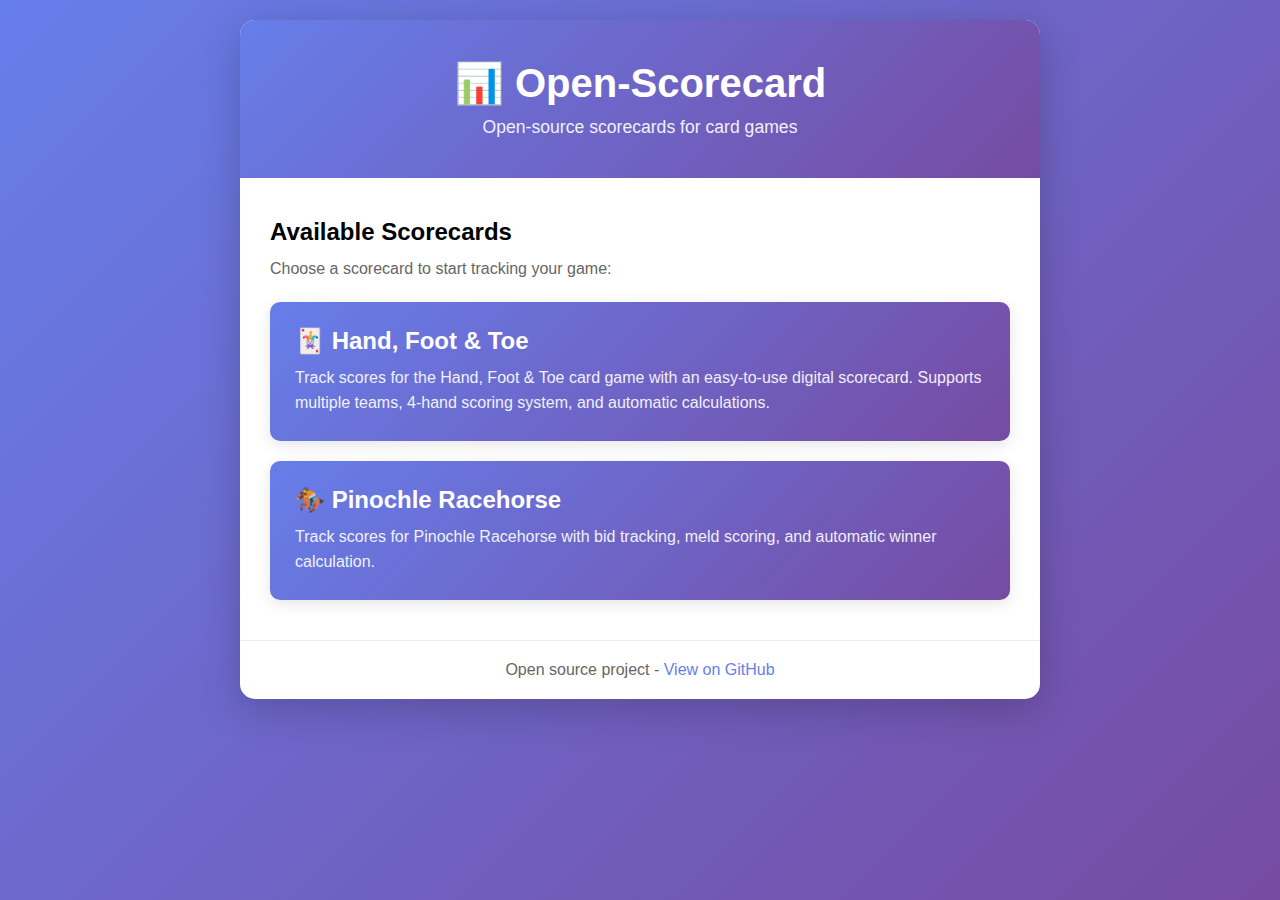
<file: index.html>
<!DOCTYPE html>
<html lang="en">
<head>
    <meta charset="UTF-8">
    <meta name="viewport" content="width=device-width, initial-scale=1.0">
    <title>Open-Scorecard</title>

    <!-- PWA Meta Tags -->
    <meta name="description" content="Open-source scorecards for card games - Track your game scores offline">
    <meta name="theme-color" content="#6366f1">
    <link rel="manifest" href="manifest.json">

    <!-- Apple PWA Meta Tags -->
    <meta name="apple-mobile-web-app-capable" content="yes">
    <meta name="apple-mobile-web-app-status-bar-style" content="black-translucent">
    <meta name="apple-mobile-web-app-title" content="Open-Scorecard">
    <link rel="apple-touch-icon" href="icons/icon-192x192.png">

    <!-- Favicon -->
    <link rel="icon" type="image/png" sizes="192x192" href="icons/icon-192x192.png">
    <link rel="icon" type="image/png" sizes="512x512" href="icons/icon-512x512.png">
    <style>
        * {
            margin: 0;
            padding: 0;
            box-sizing: border-box;
        }

        body {
            font-family: 'Segoe UI', Tahoma, Geneva, Verdana, sans-serif;
            background: linear-gradient(135deg, #667eea 0%, #764ba2 100%);
            min-height: 100vh;
            padding: 20px;
        }

        .container {
            max-width: 800px;
            margin: 0 auto;
            background: white;
            border-radius: 15px;
            box-shadow: 0 10px 40px rgba(0,0,0,0.2);
            overflow: hidden;
        }

        .header {
            background: linear-gradient(135deg, #667eea 0%, #764ba2 100%);
            color: white;
            padding: 40px 30px;
            text-align: center;
        }

        .header h1 {
            font-size: 2.5em;
            margin-bottom: 10px;
        }

        .header p {
            opacity: 0.9;
            font-size: 1.1em;
        }

        .content {
            padding: 40px 30px;
        }

        .content h2 {
            margin-bottom: 10px;
        }

        .content > p {
            color: #666;
            margin-bottom: 20px;
            line-height: 1.6;
        }

        .scorecards {
            display: grid;
            gap: 20px;
            margin-top: 20px;
        }

        .scorecard-card {
            background: linear-gradient(135deg, #667eea 0%, #764ba2 100%);
            border-radius: 10px;
            padding: 25px;
            text-decoration: none;
            color: white;
            transition: transform 0.3s ease, box-shadow 0.3s ease;
            box-shadow: 0 4px 15px rgba(0,0,0,0.1);
            cursor: pointer;
        }

        .scorecard-card:hover {
            transform: translateY(-5px);
            box-shadow: 0 8px 25px rgba(0,0,0,0.2);
        }

        .scorecard-card h2 {
            font-size: 1.5em;
            margin-bottom: 10px;
        }

        .scorecard-card p {
            opacity: 0.9;
            line-height: 1.6;
        }

        .footer {
            padding: 20px 30px;
            text-align: center;
            color: #666;
            border-top: 1px solid #e9ecef;
        }

        .footer a {
            color: #667eea;
            text-decoration: none;
        }

        .footer a:hover {
            text-decoration: underline;
        }

        @media (max-width: 768px) {
            .header h1 {
                font-size: 2em;
            }

            .content {
                padding: 30px 20px;
            }
        }
    </style>
</head>
<body>
    <div class="container">
        <div class="header">
            <h1>📊 Open-Scorecard</h1>
            <p>Open-source scorecards for card games</p>
        </div>

        <div class="content">
            <h2>Available Scorecards</h2>
            <p>Choose a scorecard to start tracking your game:</p>
            <div class="scorecards" id="scorecardsContainer">
                <!-- Scorecards will be dynamically loaded here -->
            </div>
        </div>

        <div class="footer">
            <p>Open source project - <a href="https://github.com/chingcodes/scorecards" target="_blank">View on GitHub</a></p>
        </div>
    </div>

    <!-- Scorecard Registry -->
    <script>
        // Scorecard registry - Add new scorecards here
        const scorecards = [
            {
                name: 'Hand, Foot & Toe',
                description: 'Track scores for the Hand, Foot & Toe card game with an easy-to-use digital scorecard. Supports multiple teams, 4-hand scoring system, and automatic calculations.',
                path: 'scorecards/hand-foot-toe.html',
                icon: '🃏'
            },
            {
                name: 'Pinochle Racehorse',
                description: 'Track scores for Pinochle Racehorse with bid tracking, meld scoring, and automatic winner calculation.',
                path: 'scorecards/pinochle-racehorse.html',
                icon: '🏇'
            }
            // Add more scorecards here as they are created
        ];

        // Dynamically generate scorecard cards
        function loadScorecards() {
            const container = document.getElementById('scorecardsContainer');

            if (scorecards.length === 0) {
                container.innerHTML = '<p style="color: #666; text-align: center; padding: 20px;">No scorecards available yet. Check back soon!</p>';
                return;
            }

            scorecards.forEach(scorecard => {
                const card = document.createElement('a');
                card.href = scorecard.path;
                card.className = 'scorecard-card';

                card.innerHTML = `
                    <h2>${scorecard.icon} ${scorecard.name}</h2>
                    <p>${scorecard.description}</p>
                `;

                container.appendChild(card);
            });
        }

        // Load scorecards on page load
        document.addEventListener('DOMContentLoaded', loadScorecards);
    </script>

    <!-- Service Worker Registration -->
    <script src="shared/pwa.js"></script>
</body>
</html>
</file>
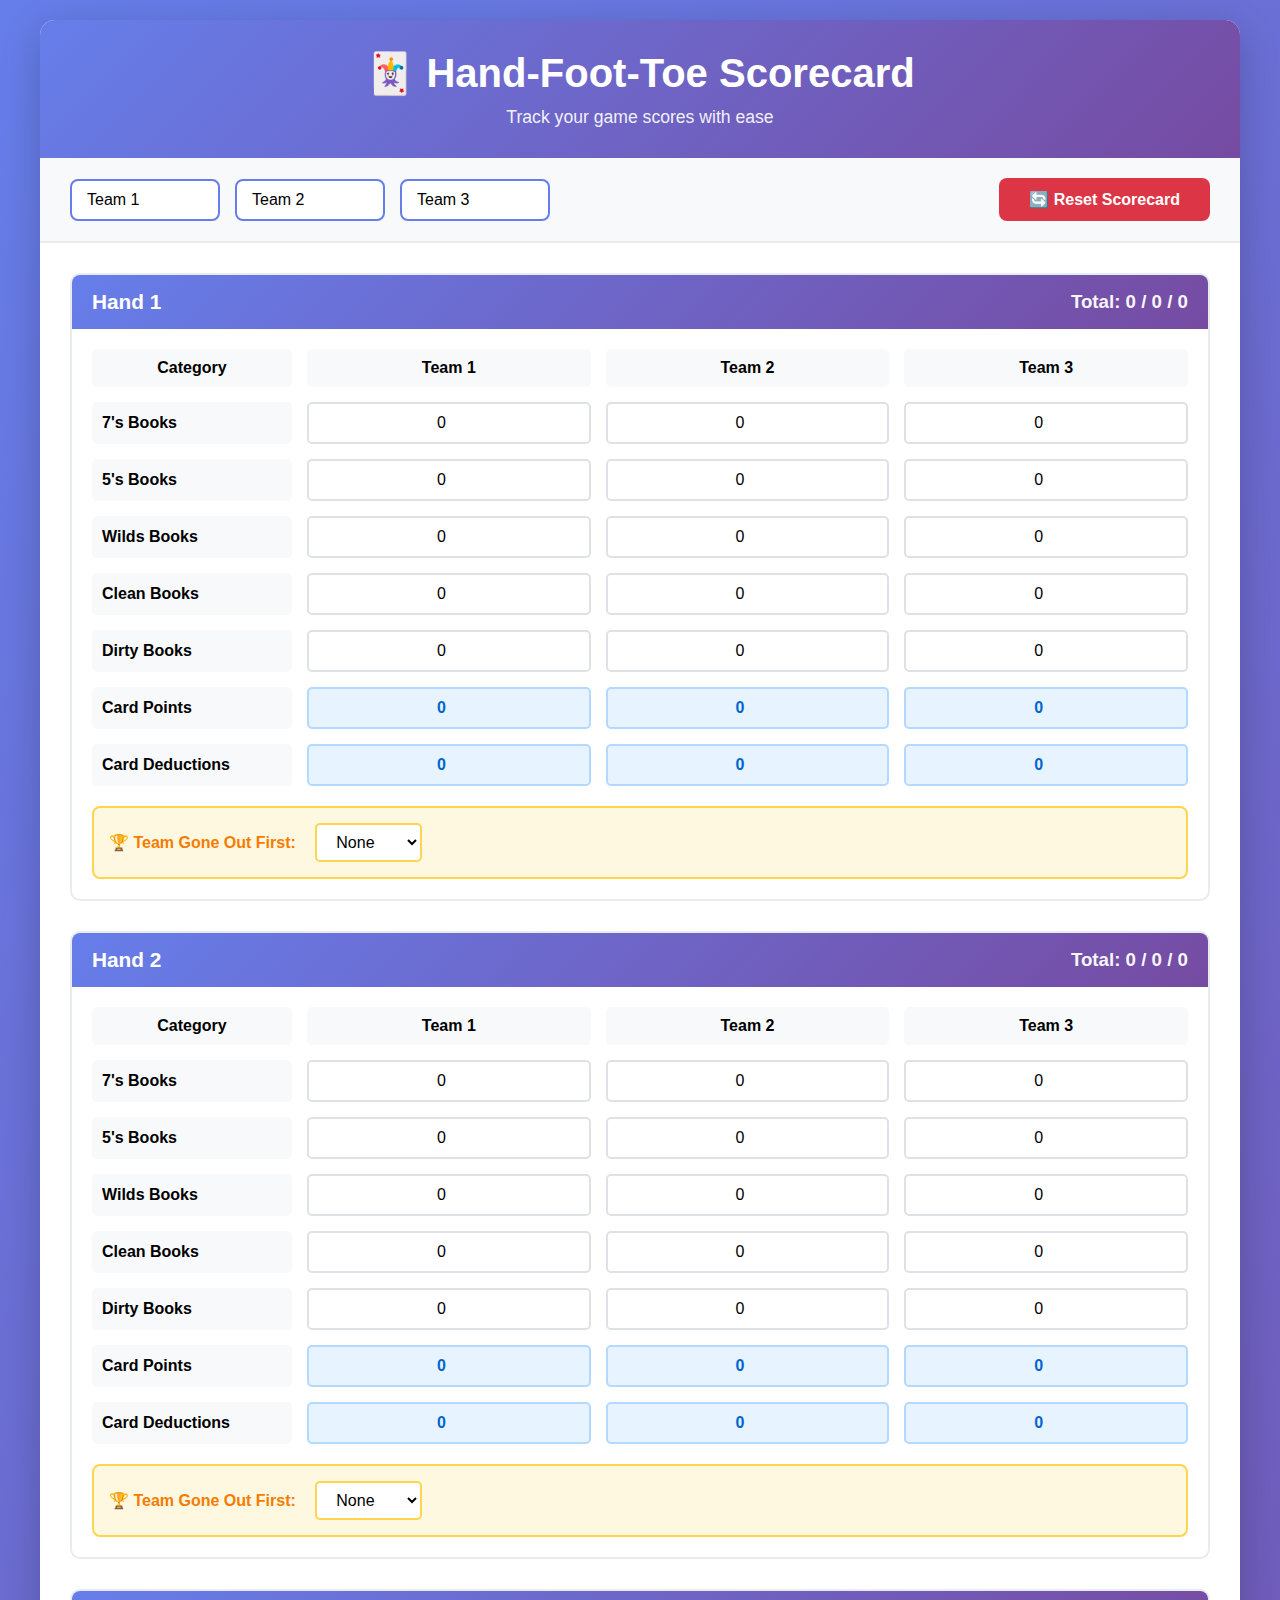
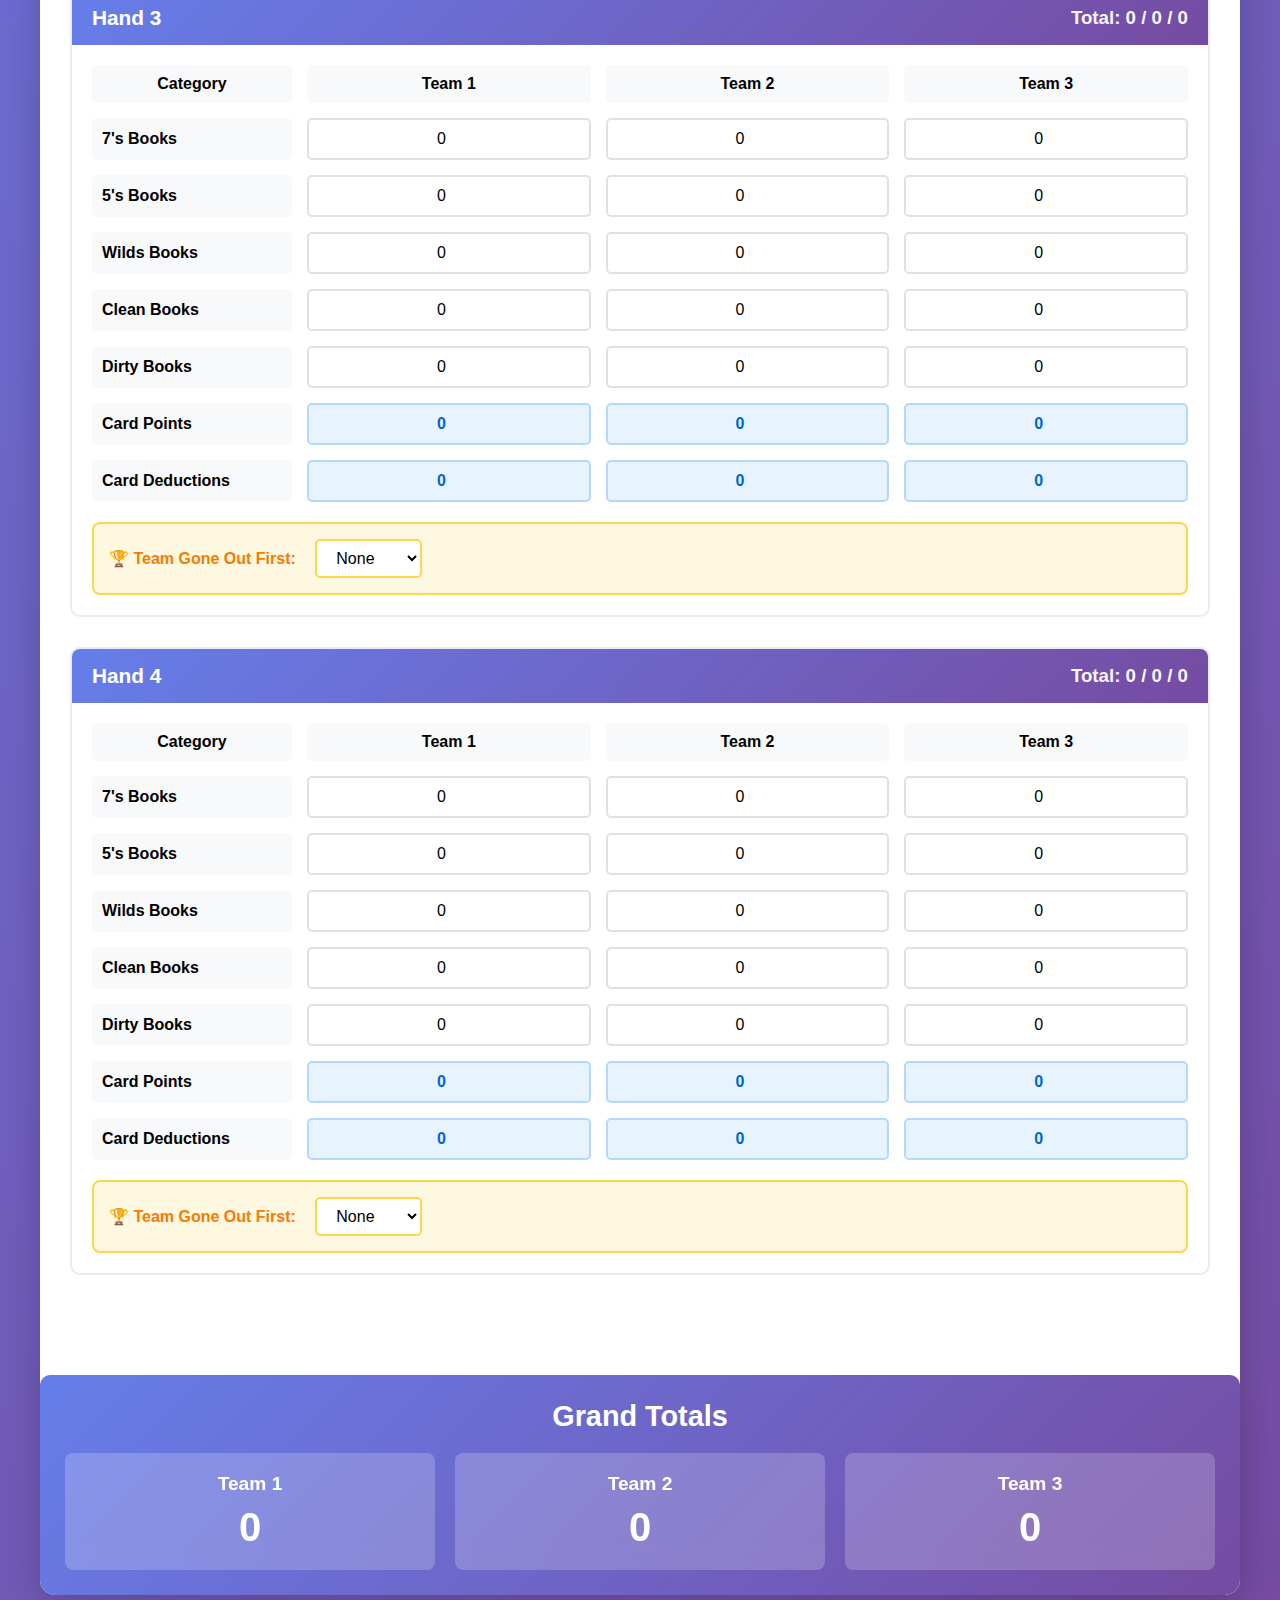
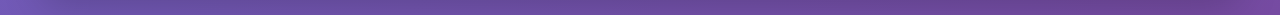
<file: hand-foot-toe-scorecard.html>
<!DOCTYPE html>
<html lang="en">
<head>
    <meta charset="UTF-8">
    <meta name="viewport" content="width=device-width, initial-scale=1.0">
    <title>Hand-Foot-Toe Scorecard</title>
    <style>
        * {
            margin: 0;
            padding: 0;
            box-sizing: border-box;
        }

        body {
            font-family: 'Segoe UI', Tahoma, Geneva, Verdana, sans-serif;
            background: linear-gradient(135deg, #667eea 0%, #764ba2 100%);
            min-height: 100vh;
            padding: 20px;
        }

        .container {
            max-width: 1200px;
            margin: 0 auto;
            background: white;
            border-radius: 15px;
            box-shadow: 0 10px 40px rgba(0,0,0,0.2);
            overflow: hidden;
        }

        .header {
            background: linear-gradient(135deg, #667eea 0%, #764ba2 100%);
            color: white;
            padding: 30px;
            text-align: center;
        }

        .header h1 {
            font-size: 2.5em;
            margin-bottom: 10px;
        }

        .header p {
            opacity: 0.9;
            font-size: 1.1em;
        }

        .controls {
            padding: 20px 30px;
            background: #f8f9fa;
            border-bottom: 2px solid #e9ecef;
            display: flex;
            justify-content: space-between;
            align-items: center;
            flex-wrap: wrap;
            gap: 15px;
        }

        .team-names {
            display: flex;
            gap: 15px;
            flex-wrap: wrap;
        }

        .team-names input {
            padding: 10px 15px;
            border: 2px solid #667eea;
            border-radius: 8px;
            font-size: 1em;
            width: 150px;
        }

        .reset-btn {
            background: #dc3545;
            color: white;
            border: none;
            padding: 12px 30px;
            border-radius: 8px;
            font-size: 1em;
            cursor: pointer;
            transition: all 0.3s;
            font-weight: bold;
        }

        .reset-btn:hover {
            background: #c82333;
            transform: translateY(-2px);
            box-shadow: 0 4px 12px rgba(220, 53, 69, 0.4);
        }

        .content {
            padding: 30px;
        }

        .hand-section {
            margin-bottom: 30px;
            border: 2px solid #e9ecef;
            border-radius: 10px;
            overflow: hidden;
        }

        .hand-header {
            background: linear-gradient(135deg, #667eea 0%, #764ba2 100%);
            color: white;
            padding: 15px 20px;
            font-size: 1.3em;
            font-weight: bold;
            display: flex;
            justify-content: space-between;
            align-items: center;
        }

        .hand-total {
            font-size: 0.9em;
            opacity: 0.95;
        }

        .hand-body {
            padding: 20px;
        }

        .scoring-grid {
            display: grid;
            grid-template-columns: 200px repeat(3, 1fr);
            gap: 15px;
            margin-bottom: 20px;
        }

        .grid-header {
            font-weight: bold;
            padding: 10px;
            background: #f8f9fa;
            border-radius: 5px;
            text-align: center;
        }

        .row-label {
            font-weight: 600;
            padding: 10px;
            display: flex;
            align-items: center;
            background: #f8f9fa;
            border-radius: 5px;
        }

        .input-group {
            display: flex;
            flex-direction: column;
            gap: 5px;
        }

        .input-group input {
            padding: 10px;
            border: 2px solid #dee2e6;
            border-radius: 5px;
            font-size: 1em;
            text-align: center;
            transition: border-color 0.3s;
        }

        .input-group input:focus {
            outline: none;
            border-color: #667eea;
        }

        .input-group .points {
            background: #e7f3ff;
            font-weight: bold;
            color: #0066cc;
            border: 2px solid #b3d9ff;
        }

        .gone-out-section {
            margin-top: 20px;
            padding: 15px;
            background: #fff8e1;
            border-radius: 8px;
            border: 2px solid #ffd54f;
        }

        .gone-out-section label {
            font-weight: bold;
            margin-right: 15px;
            color: #f57c00;
        }

        .gone-out-section select {
            padding: 8px 15px;
            border: 2px solid #ffd54f;
            border-radius: 5px;
            font-size: 1em;
            cursor: pointer;
            background: white;
        }

        .totals {
            margin-top: 40px;
            padding: 25px;
            background: linear-gradient(135deg, #667eea 0%, #764ba2 100%);
            border-radius: 10px;
            color: white;
        }

        .totals h2 {
            text-align: center;
            margin-bottom: 20px;
            font-size: 1.8em;
        }

        .totals-grid {
            display: grid;
            grid-template-columns: repeat(3, 1fr);
            gap: 20px;
        }

        .team-total {
            background: rgba(255,255,255,0.2);
            padding: 20px;
            border-radius: 8px;
            text-align: center;
            backdrop-filter: blur(10px);
        }

        .team-total h3 {
            margin-bottom: 10px;
            font-size: 1.2em;
        }

        .team-total .score {
            font-size: 2.5em;
            font-weight: bold;
        }

        @media (max-width: 768px) {
            .scoring-grid {
                grid-template-columns: 1fr;
            }
            
            .totals-grid {
                grid-template-columns: 1fr;
            }

            .team-names {
                width: 100%;
            }

            .team-names input {
                flex: 1;
            }
        }
    </style>
</head>
<body>
    <div class="container">
        <div class="header">
            <h1>🃏 Hand-Foot-Toe Scorecard</h1>
            <p>Track your game scores with ease</p>
        </div>

        <div class="controls">
            <div class="team-names">
                <input type="text" id="team1Name" value="Team 1" placeholder="Team 1 Name">
                <input type="text" id="team2Name" value="Team 2" placeholder="Team 2 Name">
                <input type="text" id="team3Name" value="Team 3" placeholder="Team 3 Name">
            </div>
            <button class="reset-btn" onclick="resetScorecard()">🔄 Reset Scorecard</button>
        </div>

        <div class="content" id="handsContainer">
            <!-- Hands will be dynamically generated here -->
        </div>

        <div class="totals">
            <h2>Grand Totals</h2>
            <div class="totals-grid">
                <div class="team-total">
                    <h3 id="totalTeam1Name">Team 1</h3>
                    <div class="score" id="grandTotal1">0</div>
                </div>
                <div class="team-total">
                    <h3 id="totalTeam2Name">Team 2</h3>
                    <div class="score" id="grandTotal2">0</div>
                </div>
                <div class="team-total">
                    <h3 id="totalTeam3Name">Team 3</h3>
                    <div class="score" id="grandTotal3">0</div>
                </div>
            </div>
        </div>
    </div>

    <script>
        // Scoring constants
        const POINTS = {
            CLEAN_BOOK: 500,
            DIRTY_BOOK: 300,
            BOOK_OF_SEVENS: 5000,
            BOOK_OF_FIVES: 3000,
            BOOK_OF_WILDS: 2500,
            FIRST_OUT: 200
        };

        const NUM_HANDS = 4;
        let teamNames = ['Team 1', 'Team 2', 'Team 3'];
        const STORAGE_KEY = 'handFootToeScorecard';

        // Save data to localStorage
        function saveData() {
            const data = {
                teamNames: {
                    team1: document.getElementById('team1Name').value,
                    team2: document.getElementById('team2Name').value,
                    team3: document.getElementById('team3Name').value
                },
                hands: {}
            };

            // Save all hand data
            for (let hand = 1; hand <= NUM_HANDS; hand++) {
                data.hands[hand] = {
                    sevens: [
                        document.getElementById(`hand${hand}_sevens_1`).value,
                        document.getElementById(`hand${hand}_sevens_2`).value,
                        document.getElementById(`hand${hand}_sevens_3`).value
                    ],
                    fives: [
                        document.getElementById(`hand${hand}_fives_1`).value,
                        document.getElementById(`hand${hand}_fives_2`).value,
                        document.getElementById(`hand${hand}_fives_3`).value
                    ],
                    wilds: [
                        document.getElementById(`hand${hand}_wilds_1`).value,
                        document.getElementById(`hand${hand}_wilds_2`).value,
                        document.getElementById(`hand${hand}_wilds_3`).value
                    ],
                    clean: [
                        document.getElementById(`hand${hand}_clean_1`).value,
                        document.getElementById(`hand${hand}_clean_2`).value,
                        document.getElementById(`hand${hand}_clean_3`).value
                    ],
                    dirty: [
                        document.getElementById(`hand${hand}_dirty_1`).value,
                        document.getElementById(`hand${hand}_dirty_2`).value,
                        document.getElementById(`hand${hand}_dirty_3`).value
                    ],
                    cardPoints: [
                        document.getElementById(`hand${hand}_cardPoints_1`).value,
                        document.getElementById(`hand${hand}_cardPoints_2`).value,
                        document.getElementById(`hand${hand}_cardPoints_3`).value
                    ],
                    deductions: [
                        document.getElementById(`hand${hand}_deductions_1`).value,
                        document.getElementById(`hand${hand}_deductions_2`).value,
                        document.getElementById(`hand${hand}_deductions_3`).value
                    ],
                    goneOut: document.getElementById(`goneOut${hand}`).value
                };
            }

            localStorage.setItem(STORAGE_KEY, JSON.stringify(data));
        }

        // Load data from localStorage
        function loadData() {
            const savedData = localStorage.getItem(STORAGE_KEY);
            if (!savedData) return false;

            try {
                const data = JSON.parse(savedData);

                // Restore team names
                document.getElementById('team1Name').value = data.teamNames.team1;
                document.getElementById('team2Name').value = data.teamNames.team2;
                document.getElementById('team3Name').value = data.teamNames.team3;

                // Restore all hand data
                for (let hand = 1; hand <= NUM_HANDS; hand++) {
                    if (data.hands[hand]) {
                        const handData = data.hands[hand];

                        // Restore each category
                        ['sevens', 'fives', 'wilds', 'clean', 'dirty', 'cardPoints', 'deductions'].forEach(category => {
                            if (handData[category]) {
                                for (let team = 1; team <= 3; team++) {
                                    const elem = document.getElementById(`hand${hand}_${category}_${team}`);
                                    if (elem) elem.value = handData[category][team - 1];
                                }
                            }
                        });

                        // Restore gone out
                        const goneOutElem = document.getElementById(`goneOut${hand}`);
                        if (goneOutElem && handData.goneOut) {
                            goneOutElem.value = handData.goneOut;
                        }
                    }
                }

                updateTeamNames();
                updateAllTotals();
                return true;
            } catch (e) {
                console.error('Error loading saved data:', e);
                return false;
            }
        }

        // Initialize the scorecard
        function initializeScorecard() {
            const container = document.getElementById('handsContainer');
            container.innerHTML = '';

            for (let hand = 1; hand <= NUM_HANDS; hand++) {
                container.appendChild(createHandSection(hand));
            }

            // Try to load saved data, otherwise update totals
            if (!loadData()) {
                updateAllTotals();
            }
        }

        // Create a hand section
        function createHandSection(handNum) {
            const section = document.createElement('div');
            section.className = 'hand-section';
            section.innerHTML = `
                <div class="hand-header">
                    <span>Hand ${handNum}</span>
                    <span class="hand-total" id="handTotal${handNum}">Total: 0 / 0 / 0</span>
                </div>
                <div class="hand-body">
                    <div class="scoring-grid">
                        <div class="grid-header">Category</div>
                        <div class="grid-header" id="header1-${handNum}">Team 1</div>
                        <div class="grid-header" id="header2-${handNum}">Team 2</div>
                        <div class="grid-header" id="header3-${handNum}">Team 3</div>

                        <div class="row-label">7's Books</div>
                        ${createInputGroup(handNum, 'sevens', 1)}
                        ${createInputGroup(handNum, 'sevens', 2)}
                        ${createInputGroup(handNum, 'sevens', 3)}

                        <div class="row-label">5's Books</div>
                        ${createInputGroup(handNum, 'fives', 1)}
                        ${createInputGroup(handNum, 'fives', 2)}
                        ${createInputGroup(handNum, 'fives', 3)}

                        <div class="row-label">Wilds Books</div>
                        ${createInputGroup(handNum, 'wilds', 1)}
                        ${createInputGroup(handNum, 'wilds', 2)}
                        ${createInputGroup(handNum, 'wilds', 3)}

                        <div class="row-label">Clean Books</div>
                        ${createInputGroup(handNum, 'clean', 1)}
                        ${createInputGroup(handNum, 'clean', 2)}
                        ${createInputGroup(handNum, 'clean', 3)}

                        <div class="row-label">Dirty Books</div>
                        ${createInputGroup(handNum, 'dirty', 1)}
                        ${createInputGroup(handNum, 'dirty', 2)}
                        ${createInputGroup(handNum, 'dirty', 3)}

                        <div class="row-label">Card Points</div>
                        ${createInputGroup(handNum, 'cardPoints', 1)}
                        ${createInputGroup(handNum, 'cardPoints', 2)}
                        ${createInputGroup(handNum, 'cardPoints', 3)}

                        <div class="row-label">Card Deductions</div>
                        ${createInputGroup(handNum, 'deductions', 1)}
                        ${createInputGroup(handNum, 'deductions', 2)}
                        ${createInputGroup(handNum, 'deductions', 3)}
                    </div>

                    <div class="gone-out-section">
                        <label for="goneOut${handNum}">🏆 Team Gone Out First:</label>
                        <select id="goneOut${handNum}" onchange="updateHandTotal(${handNum})">
                            <option value="">None</option>
                            <option value="1">Team 1</option>
                            <option value="2">Team 2</option>
                            <option value="3">Team 3</option>
                        </select>
                    </div>
                </div>
            `;
            return section;
        }

        // Create input group for a category
        function createInputGroup(hand, category, team) {
            const isPoints = category === 'cardPoints' || category === 'deductions';
            const inputClass = isPoints ? 'points' : '';
            
            return `
                <div class="input-group">
                    <input type="number" 
                           id="hand${hand}_${category}_${team}" 
                           class="${inputClass}"
                           value="0"
                           min="0"
                           oninput="updateHandTotal(${hand})">
                </div>
            `;
        }

        // Calculate points for a specific booking type
        function calculateBookingPoints(hand, type, team) {
            const count = parseInt(document.getElementById(`hand${hand}_${type}_${team}`).value) || 0;
            let points = 0;

            switch(type) {
                case 'sevens':
                    points = count * POINTS.BOOK_OF_SEVENS;
                    break;
                case 'fives':
                    points = count * POINTS.BOOK_OF_FIVES;
                    break;
                case 'wilds':
                    points = count * POINTS.BOOK_OF_WILDS;
                    break;
                case 'clean':
                    points = count * POINTS.CLEAN_BOOK;
                    break;
                case 'dirty':
                    points = count * POINTS.DIRTY_BOOK;
                    break;
            }

            return points;
        }

        // Update totals for a specific hand
        function updateHandTotal(hand) {
            const teams = [1, 2, 3];
            const totals = [0, 0, 0];

            teams.forEach((team, idx) => {
                // Calculate booking points
                totals[idx] += calculateBookingPoints(hand, 'sevens', team);
                totals[idx] += calculateBookingPoints(hand, 'fives', team);
                totals[idx] += calculateBookingPoints(hand, 'wilds', team);
                totals[idx] += calculateBookingPoints(hand, 'clean', team);
                totals[idx] += calculateBookingPoints(hand, 'dirty', team);

                // Add card points
                const cardPoints = parseInt(document.getElementById(`hand${hand}_cardPoints_${team}`).value) || 0;
                totals[idx] += cardPoints;

                // Subtract deductions
                const deductions = parseInt(document.getElementById(`hand${hand}_deductions_${team}`).value) || 0;
                totals[idx] -= deductions;

                // Add first out bonus
                const goneOut = document.getElementById(`goneOut${hand}`).value;
                if (goneOut == team) {
                    totals[idx] += POINTS.FIRST_OUT;
                }
            });

            // Update hand total display
            document.getElementById(`handTotal${hand}`).textContent =
                `Total: ${totals[0].toLocaleString()} / ${totals[1].toLocaleString()} / ${totals[2].toLocaleString()}`;

            updateGrandTotals();
            saveData();
        }

        // Update grand totals
        function updateGrandTotals() {
            const grandTotals = [0, 0, 0];

            for (let hand = 1; hand <= NUM_HANDS; hand++) {
                for (let team = 1; team <= 3; team++) {
                    let handTotal = 0;

                    // Calculate booking points
                    handTotal += calculateBookingPoints(hand, 'sevens', team);
                    handTotal += calculateBookingPoints(hand, 'fives', team);
                    handTotal += calculateBookingPoints(hand, 'wilds', team);
                    handTotal += calculateBookingPoints(hand, 'clean', team);
                    handTotal += calculateBookingPoints(hand, 'dirty', team);

                    // Add card points
                    const cardPoints = parseInt(document.getElementById(`hand${hand}_cardPoints_${team}`).value) || 0;
                    handTotal += cardPoints;

                    // Subtract deductions
                    const deductions = parseInt(document.getElementById(`hand${hand}_deductions_${team}`).value) || 0;
                    handTotal -= deductions;

                    // Add first out bonus
                    const goneOut = document.getElementById(`goneOut${hand}`).value;
                    if (goneOut == team) {
                        handTotal += POINTS.FIRST_OUT;
                    }

                    grandTotals[team - 1] += handTotal;
                }
            }

            document.getElementById('grandTotal1').textContent = grandTotals[0].toLocaleString();
            document.getElementById('grandTotal2').textContent = grandTotals[1].toLocaleString();
            document.getElementById('grandTotal3').textContent = grandTotals[2].toLocaleString();
        }

        // Update all totals
        function updateAllTotals() {
            for (let hand = 1; hand <= NUM_HANDS; hand++) {
                updateHandTotal(hand);
            }
        }

        // Reset the entire scorecard
        function resetScorecard() {
            if (confirm('Are you sure you want to reset the entire scorecard? This cannot be undone.')) {
                localStorage.removeItem(STORAGE_KEY);
                document.getElementById('team1Name').value = 'Team 1';
                document.getElementById('team2Name').value = 'Team 2';
                document.getElementById('team3Name').value = 'Team 3';
                initializeScorecard();
            }
        }

        // Update team names
        function updateTeamNames() {
            const team1 = document.getElementById('team1Name').value || 'Team 1';
            const team2 = document.getElementById('team2Name').value || 'Team 2';
            const team3 = document.getElementById('team3Name').value || 'Team 3';

            teamNames = [team1, team2, team3];

            // Update headers
            for (let hand = 1; hand <= NUM_HANDS; hand++) {
                document.getElementById(`header1-${hand}`).textContent = team1;
                document.getElementById(`header2-${hand}`).textContent = team2;
                document.getElementById(`header3-${hand}`).textContent = team3;

                // Update gone out options
                const select = document.getElementById(`goneOut${hand}`);
                select.options[1].text = team1;
                select.options[2].text = team2;
                select.options[3].text = team3;
            }

            // Update total headers
            document.getElementById('totalTeam1Name').textContent = team1;
            document.getElementById('totalTeam2Name').textContent = team2;
            document.getElementById('totalTeam3Name').textContent = team3;

            saveData();
        }

        // Event listeners for team name changes
        document.addEventListener('DOMContentLoaded', function() {
            initializeScorecard();

            document.getElementById('team1Name').addEventListener('input', updateTeamNames);
            document.getElementById('team2Name').addEventListener('input', updateTeamNames);
            document.getElementById('team3Name').addEventListener('input', updateTeamNames);
        });
    </script>
</body>
</html>
</file>
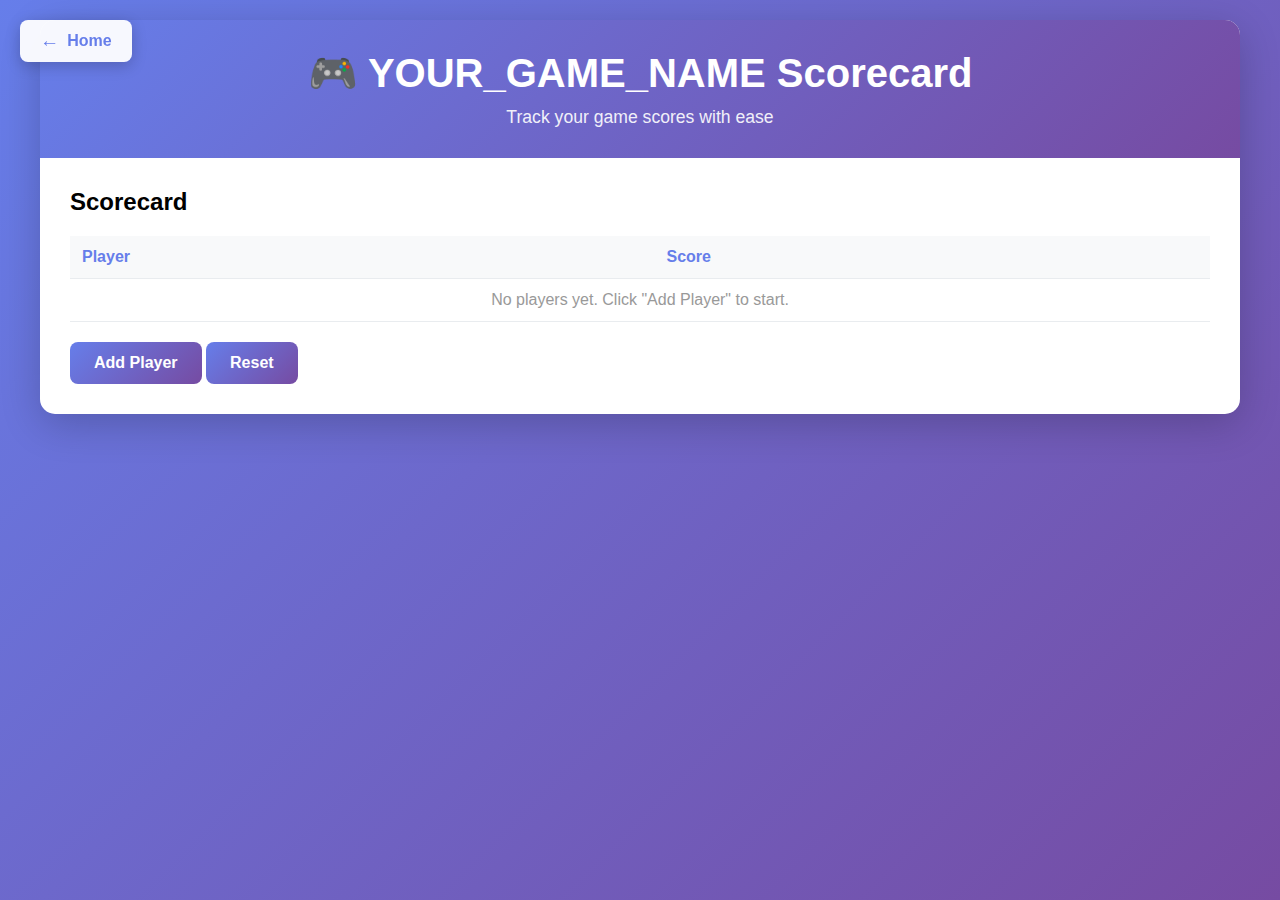
<file: scorecards/_template.html>
<!DOCTYPE html>
<html lang="en">
<head>
    <meta charset="UTF-8">
    <meta name="viewport" content="width=device-width, initial-scale=1.0">
    <title>YOUR_GAME_NAME Scorecard</title>

    <!-- PWA Meta Tags -->
    <meta name="description" content="A scorecard app for tracking YOUR_GAME_NAME scores">
    <meta name="theme-color" content="#6366f1">
    <link rel="manifest" href="../manifest.json">

    <!-- Apple PWA Meta Tags -->
    <meta name="apple-mobile-web-app-capable" content="yes">
    <meta name="apple-mobile-web-app-status-bar-style" content="black-translucent">
    <meta name="apple-mobile-web-app-title" content="Open-Scorecard">
    <link rel="apple-touch-icon" href="../icons/icon-192x192.png">

    <!-- Favicon -->
    <link rel="icon" type="image/png" sizes="192x192" href="../icons/icon-192x192.png">
    <link rel="icon" type="image/png" sizes="512x512" href="../icons/icon-512x512.png">

    <!-- Shared Styles -->
    <link rel="stylesheet" href="../shared/common.css">
    <style>
        /* Scorecard-specific styles */
        .container {
            max-width: 1200px;
            margin: 0 auto;
            background: white;
            border-radius: 15px;
            box-shadow: 0 10px 40px rgba(0,0,0,0.2);
            overflow: hidden;
        }

        .header {
            background: linear-gradient(135deg, #667eea 0%, #764ba2 100%);
            color: white;
            padding: 30px;
            text-align: center;
        }

        .header h1 {
            font-size: 2.5em;
            margin-bottom: 10px;
        }

        .header p {
            opacity: 0.9;
            font-size: 1.1em;
        }

        .content {
            padding: 30px;
        }

        /* Add your custom styles here */
        .score-table {
            width: 100%;
            border-collapse: collapse;
            margin-top: 20px;
        }

        .score-table th,
        .score-table td {
            padding: 12px;
            text-align: left;
            border-bottom: 1px solid #e9ecef;
        }

        .score-table th {
            background: #f8f9fa;
            font-weight: 600;
            color: #667eea;
        }

        button {
            background: linear-gradient(135deg, #667eea 0%, #764ba2 100%);
            color: white;
            border: none;
            padding: 12px 24px;
            border-radius: 8px;
            font-size: 1em;
            cursor: pointer;
            transition: all 0.3s;
            font-weight: 600;
        }

        button:hover {
            transform: translateY(-2px);
            box-shadow: 0 4px 15px rgba(102, 126, 234, 0.4);
        }

        button:active {
            transform: translateY(0);
        }

        /* Responsive design */
        @media (max-width: 768px) {
            .header h1 {
                font-size: 2em;
            }

            .content {
                padding: 20px;
            }
        }
    </style>
</head>
<body>
    <a href="../index.html" class="back-home">Home</a>
    <div class="container">
        <div class="header">
            <h1>🎮 YOUR_GAME_NAME Scorecard</h1>
            <p>Track your game scores with ease</p>
        </div>

        <div class="content">
            <!-- Add your scorecard UI here -->
            <h2>Scorecard</h2>

            <table class="score-table">
                <thead>
                    <tr>
                        <th>Player</th>
                        <th>Score</th>
                    </tr>
                </thead>
                <tbody id="scoreTableBody">
                    <!-- Scores will be added here -->
                </tbody>
            </table>

            <div style="margin-top: 20px;">
                <button onclick="addPlayer()">Add Player</button>
                <button onclick="resetScores()">Reset</button>
            </div>
        </div>
    </div>

    <script>
        // Your scorecard logic here

        // Example: Load data from localStorage
        function loadScores() {
            const saved = localStorage.getItem('YOUR_GAME_NAME_scores');
            if (saved) {
                return JSON.parse(saved);
            }
            return [];
        }

        // Example: Save data to localStorage
        function saveScores(scores) {
            localStorage.setItem('YOUR_GAME_NAME_scores', JSON.stringify(scores));
        }

        // Example: Add player
        function addPlayer() {
            const name = prompt('Enter player name:');
            if (name) {
                const scores = loadScores();
                scores.push({ name, score: 0 });
                saveScores(scores);
                renderScores();
            }
        }

        // Example: Reset scores
        function resetScores() {
            if (confirm('Are you sure you want to reset all scores?')) {
                localStorage.removeItem('YOUR_GAME_NAME_scores');
                renderScores();
            }
        }

        // Example: Render scores to table
        function renderScores() {
            const scores = loadScores();
            const tbody = document.getElementById('scoreTableBody');

            if (scores.length === 0) {
                tbody.innerHTML = '<tr><td colspan="2" style="text-align: center; color: #999;">No players yet. Click "Add Player" to start.</td></tr>';
                return;
            }

            tbody.innerHTML = scores.map((player, index) => `
                <tr>
                    <td>${player.name}</td>
                    <td>${player.score}</td>
                </tr>
            `).join('');
        }

        // Initialize on page load
        document.addEventListener('DOMContentLoaded', function() {
            renderScores();
        });
    </script>

    <!-- Service Worker Registration -->
    <script src="../shared/pwa.js"></script>
</body>
</html>
</file>
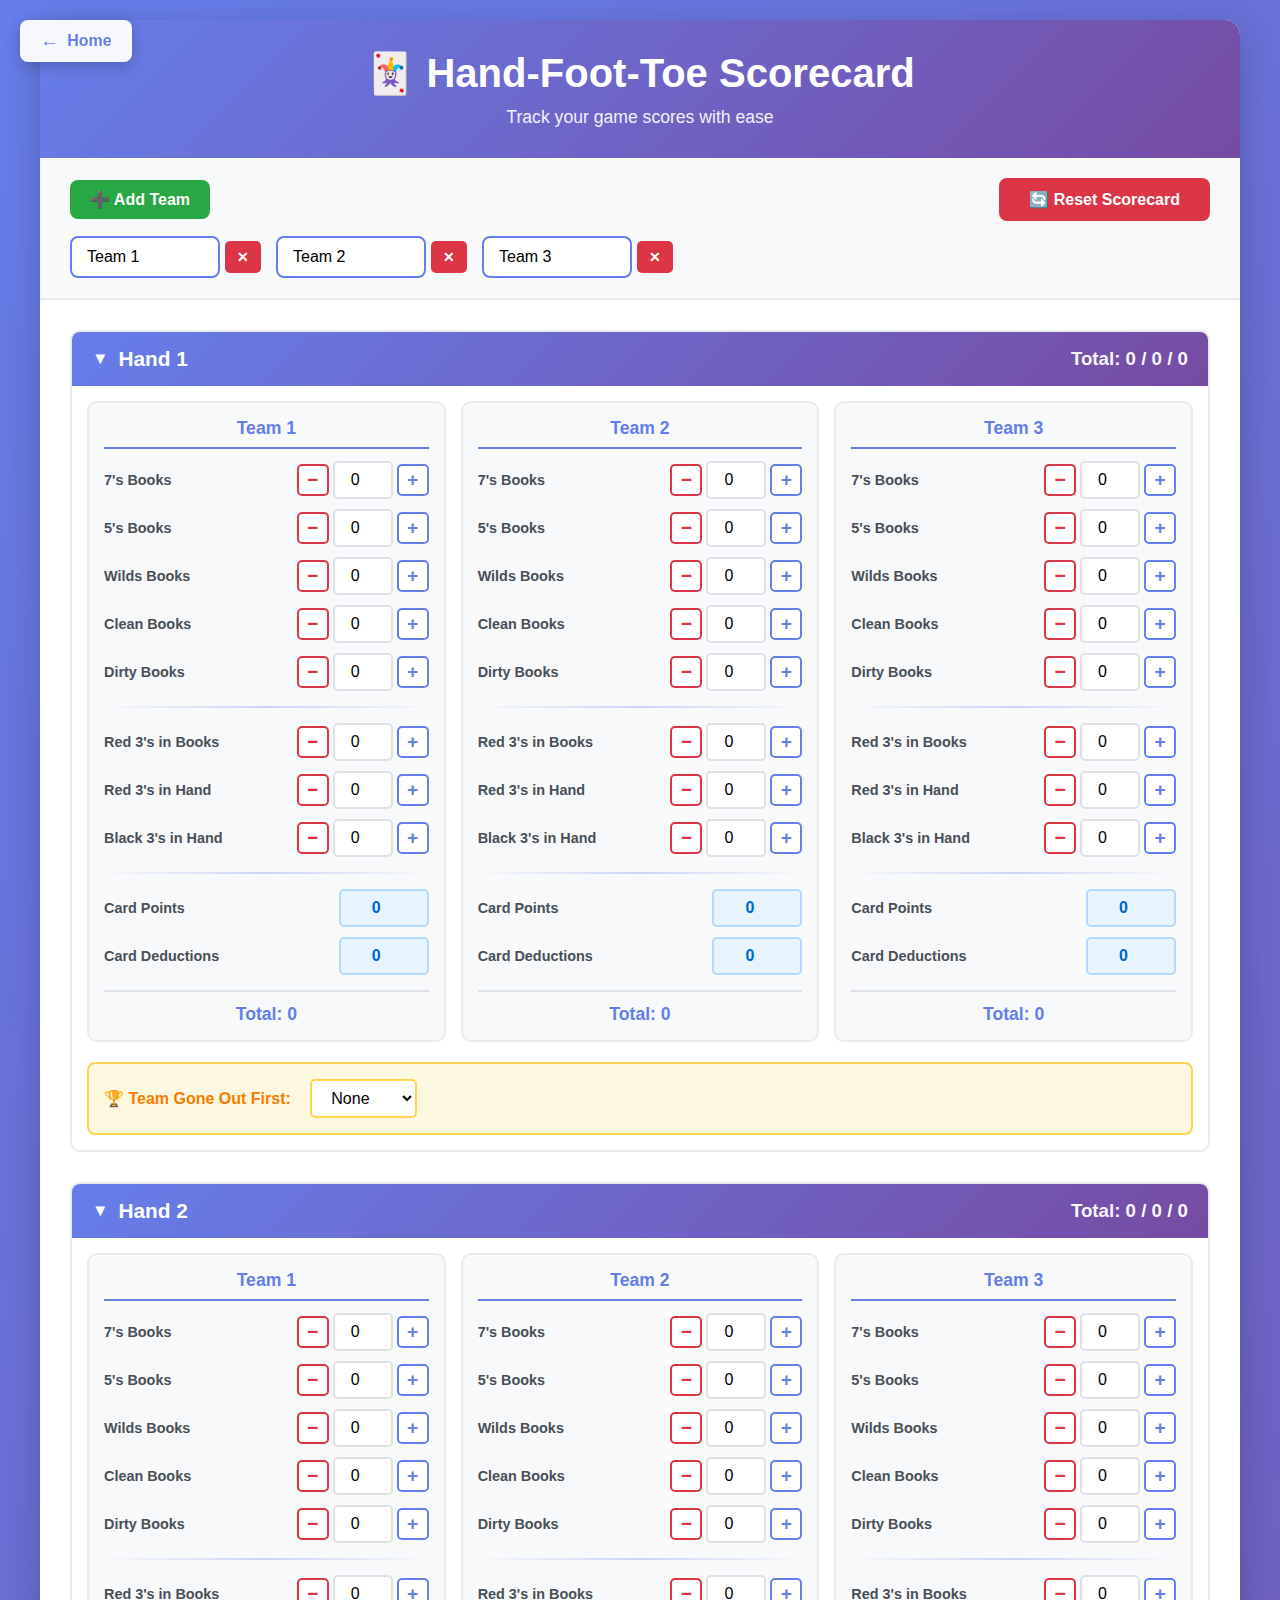
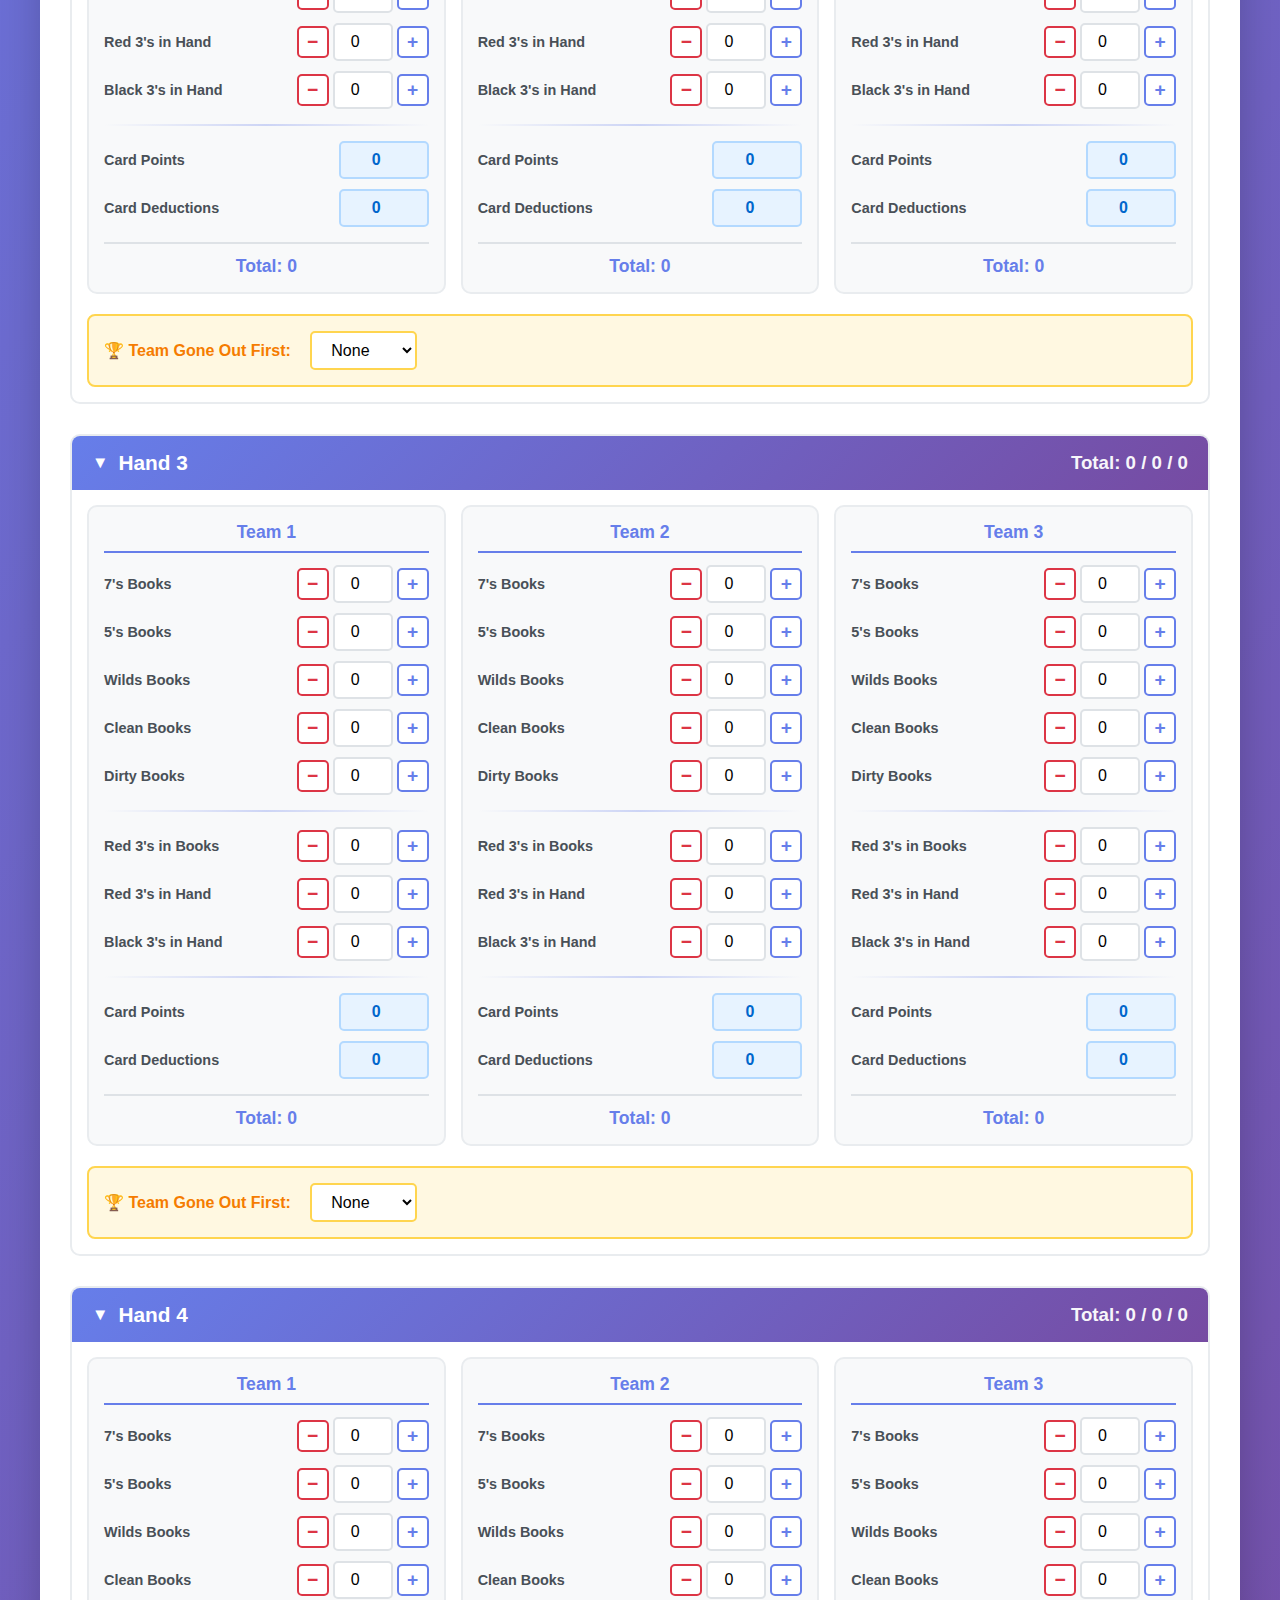
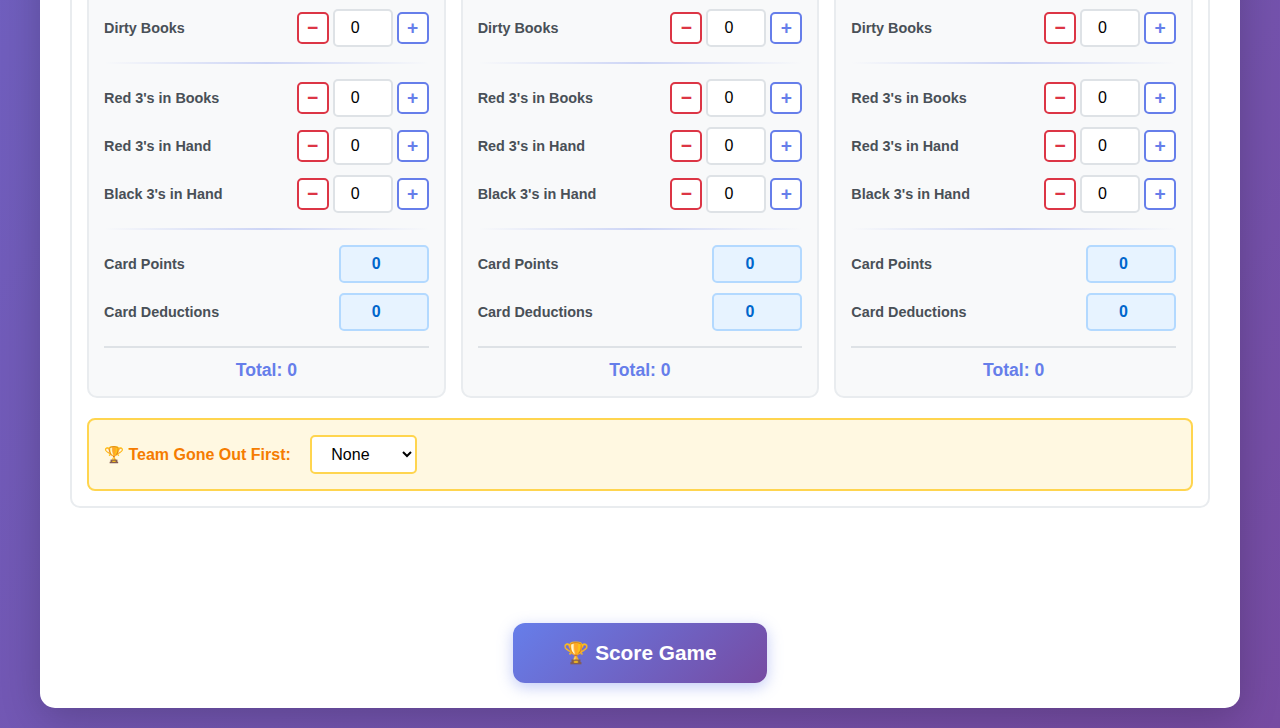
<file: scorecards/hand-foot-toe.html>
<!DOCTYPE html>
<html lang="en">
<head>
    <meta charset="UTF-8">
    <meta name="viewport" content="width=device-width, initial-scale=1.0">
    <title>Hand-Foot-Toe Scorecard</title>

    <!-- PWA Meta Tags -->
    <meta name="description" content="A scorecard app for tracking Hand, Foot & Toe card game scores">
    <meta name="theme-color" content="#6366f1">
    <link rel="manifest" href="../manifest.json">

    <!-- Apple PWA Meta Tags -->
    <meta name="apple-mobile-web-app-capable" content="yes">
    <meta name="apple-mobile-web-app-status-bar-style" content="black-translucent">
    <meta name="apple-mobile-web-app-title" content="Open-Scorecard">
    <link rel="apple-touch-icon" href="../icons/icon-192x192.png">

    <!-- Favicon -->
    <link rel="icon" type="image/png" sizes="192x192" href="../icons/icon-192x192.png">
    <link rel="icon" type="image/png" sizes="512x512" href="../icons/icon-512x512.png">

    <!-- Shared Styles -->
    <link rel="stylesheet" href="../shared/common.css">
    <style>
        /* Scorecard-specific styles */
        .container {
            max-width: 1200px;
            margin: 0 auto;
            background: white;
            border-radius: 15px;
            box-shadow: 0 10px 40px rgba(0,0,0,0.2);
            overflow: hidden;
        }

        .header {
            background: linear-gradient(135deg, #667eea 0%, #764ba2 100%);
            color: white;
            padding: 30px;
            text-align: center;
        }

        .header h1 {
            font-size: 2.5em;
            margin-bottom: 10px;
        }

        .header p {
            opacity: 0.9;
            font-size: 1.1em;
        }

        .controls {
            padding: 20px 30px;
            background: #f8f9fa;
            border-bottom: 2px solid #e9ecef;
        }

        .controls-top {
            display: flex;
            justify-content: space-between;
            align-items: center;
            flex-wrap: wrap;
            gap: 15px;
            margin-bottom: 15px;
        }

        .team-controls {
            display: flex;
            gap: 10px;
            align-items: center;
        }

        .team-names {
            display: flex;
            gap: 15px;
            flex-wrap: wrap;
            align-items: center;
        }

        .team-input-group {
            display: flex;
            gap: 5px;
            align-items: center;
        }

        .team-names input {
            padding: 10px 15px;
            border: 2px solid #667eea;
            border-radius: 8px;
            font-size: 1em;
            width: 150px;
        }

        .remove-team-btn {
            background: #dc3545;
            color: white;
            border: none;
            padding: 8px 12px;
            border-radius: 5px;
            font-size: 0.9em;
            cursor: pointer;
            transition: all 0.3s;
            font-weight: bold;
        }

        .remove-team-btn:hover {
            background: #c82333;
            transform: scale(1.05);
        }

        .add-team-btn {
            background: #28a745;
            color: white;
            border: none;
            padding: 10px 20px;
            border-radius: 8px;
            font-size: 1em;
            cursor: pointer;
            transition: all 0.3s;
            font-weight: bold;
        }

        .add-team-btn:hover {
            background: #218838;
            transform: translateY(-2px);
            box-shadow: 0 4px 12px rgba(40, 167, 69, 0.4);
        }

        .reset-btn {
            background: #dc3545;
            color: white;
            border: none;
            padding: 12px 30px;
            border-radius: 8px;
            font-size: 1em;
            cursor: pointer;
            transition: all 0.3s;
            font-weight: bold;
        }

        .reset-btn:hover {
            background: #c82333;
            transform: translateY(-2px);
            box-shadow: 0 4px 12px rgba(220, 53, 69, 0.4);
        }

        .content {
            padding: 30px;
        }

        .hand-section {
            margin-bottom: 30px;
            border: 2px solid #e9ecef;
            border-radius: 10px;
            overflow: hidden;
        }

        .hand-header {
            background: linear-gradient(135deg, #667eea 0%, #764ba2 100%);
            color: white;
            padding: 15px 20px;
            font-size: 1.3em;
            font-weight: bold;
            display: flex;
            justify-content: space-between;
            align-items: center;
            cursor: pointer;
            user-select: none;
            transition: background 0.3s;
        }

        .hand-header:hover {
            background: linear-gradient(135deg, #7689f1 0%, #8356b3 100%);
        }

        .hand-header-left {
            display: flex;
            align-items: center;
            gap: 10px;
        }

        .collapse-icon {
            font-size: 0.8em;
            transition: transform 0.3s;
        }

        .hand-section.collapsed .collapse-icon {
            transform: rotate(-90deg);
        }

        .hand-total {
            font-size: 0.9em;
            opacity: 0.95;
        }

        .hand-body {
            padding: 15px;
            max-height: 2000px;
            overflow: hidden;
            transition: max-height 0.3s ease-out, padding 0.3s ease-out;
        }

        .hand-section.collapsed .hand-body {
            max-height: 0;
            padding: 0 15px;
        }

        .teams-container {
            display: grid;
            grid-template-columns: repeat(auto-fit, minmax(280px, 1fr));
            gap: 15px;
            margin-bottom: 20px;
        }

        .card-separator {
            margin: 15px 0;
            height: 2px;
            background: linear-gradient(90deg, transparent, #667eea, transparent);
            opacity: 0.3;
        }

        .team-card {
            background: #f8f9fa;
            border-radius: 10px;
            padding: 15px;
            border: 2px solid #e9ecef;
        }

        .team-card-header {
            font-weight: bold;
            font-size: 1.1em;
            margin-bottom: 12px;
            padding-bottom: 8px;
            border-bottom: 2px solid #667eea;
            color: #667eea;
            text-align: center;
        }

        .score-row {
            display: grid;
            grid-template-columns: 1fr auto;
            gap: 10px;
            align-items: center;
            margin-bottom: 10px;
        }

        .score-label {
            font-size: 0.9em;
            font-weight: 600;
            color: #495057;
        }

        .score-input-group {
            display: flex;
            gap: 4px;
            align-items: center;
        }

        .score-input {
            width: 60px;
            padding: 8px 4px;
            border: 2px solid #dee2e6;
            border-radius: 5px;
            font-size: 1em;
            text-align: center;
            transition: border-color 0.3s;
        }

        .score-input:focus {
            outline: none;
            border-color: #667eea;
        }

        .score-input.points {
            background: #e7f3ff;
            font-weight: bold;
            color: #0066cc;
            border: 2px solid #b3d9ff;
            width: 90px;
        }

        .score-label-with-tooltip {
            position: relative;
            display: inline-flex;
            align-items: center;
            cursor: help;
        }

        .tooltip {
            visibility: hidden;
            position: absolute;
            z-index: 1000;
            bottom: 125%;
            left: 0;
            background-color: #333;
            color: white;
            padding: 8px 12px;
            border-radius: 6px;
            font-size: 0.85em;
            white-space: nowrap;
            opacity: 0;
            transition: opacity 0.3s;
            pointer-events: none;
            box-shadow: 0 4px 12px rgba(0,0,0,0.3);
        }

        .tooltip::after {
            content: "";
            position: absolute;
            top: 100%;
            left: 20px;
            border: 5px solid transparent;
            border-top-color: #333;
        }

        .score-label-with-tooltip:hover .tooltip {
            visibility: visible;
            opacity: 1;
        }

        .increment-btn {
            width: 32px;
            height: 32px;
            border: 2px solid #667eea;
            background: white;
            color: #667eea;
            border-radius: 5px;
            font-size: 1.2em;
            font-weight: bold;
            cursor: pointer;
            transition: all 0.2s;
            display: flex;
            align-items: center;
            justify-content: center;
            padding: 0;
            line-height: 1;
        }

        .increment-btn:hover {
            background: #667eea;
            color: white;
            transform: scale(1.05);
        }

        .increment-btn:active {
            transform: scale(0.95);
        }

        .increment-btn.decrement {
            border-color: #dc3545;
            color: #dc3545;
        }

        .increment-btn.decrement:hover {
            background: #dc3545;
            color: white;
        }

        .team-total-display {
            margin-top: 15px;
            padding-top: 12px;
            border-top: 2px solid #dee2e6;
            text-align: center;
            font-weight: bold;
            color: #667eea;
            font-size: 1.1em;
        }

        .gone-out-section {
            margin-top: 20px;
            padding: 15px;
            background: #fff8e1;
            border-radius: 8px;
            border: 2px solid #ffd54f;
        }

        .gone-out-section label {
            font-weight: bold;
            margin-right: 15px;
            color: #f57c00;
        }

        .gone-out-section select {
            padding: 8px 15px;
            border: 2px solid #ffd54f;
            border-radius: 5px;
            font-size: 1em;
            cursor: pointer;
            background: white;
        }

        .score-game-section {
            margin-top: 30px;
            padding: 25px;
            text-align: center;
        }

        .score-game-btn {
            background: linear-gradient(135deg, #667eea 0%, #764ba2 100%);
            color: white;
            border: none;
            padding: 18px 50px;
            border-radius: 12px;
            font-size: 1.3em;
            font-weight: bold;
            cursor: pointer;
            transition: all 0.3s;
            box-shadow: 0 4px 15px rgba(102, 126, 234, 0.4);
        }

        .score-game-btn:hover {
            transform: translateY(-3px);
            box-shadow: 0 6px 20px rgba(102, 126, 234, 0.6);
        }

        .score-game-btn:active {
            transform: translateY(-1px);
        }

        .modal-overlay {
            display: none;
            position: fixed;
            top: 0;
            left: 0;
            right: 0;
            bottom: 0;
            background: rgba(0, 0, 0, 0.7);
            z-index: 1000;
            align-items: center;
            justify-content: center;
            padding: 20px;
        }

        .modal-overlay.active {
            display: flex;
        }

        .modal-content {
            background: white;
            border-radius: 20px;
            padding: 40px;
            max-width: 600px;
            width: 100%;
            max-height: 90vh;
            overflow-y: auto;
            position: relative;
            box-shadow: 0 20px 60px rgba(0, 0, 0, 0.3);
            animation: modalSlideIn 0.3s ease-out;
        }

        @keyframes modalSlideIn {
            from {
                transform: translateY(-50px);
                opacity: 0;
            }
            to {
                transform: translateY(0);
                opacity: 1;
            }
        }

        .modal-close {
            position: absolute;
            top: 20px;
            right: 20px;
            background: none;
            border: none;
            font-size: 2em;
            color: #666;
            cursor: pointer;
            width: 40px;
            height: 40px;
            display: flex;
            align-items: center;
            justify-content: center;
            border-radius: 50%;
            transition: all 0.2s;
        }

        .modal-close:hover {
            background: #f0f0f0;
            color: #333;
        }

        .winner-announcement {
            text-align: center;
            margin-bottom: 30px;
        }

        .winner-trophy {
            font-size: 4em;
            margin-bottom: 10px;
        }

        .winner-title {
            font-size: 2em;
            font-weight: bold;
            background: linear-gradient(135deg, #667eea 0%, #764ba2 100%);
            -webkit-background-clip: text;
            -webkit-text-fill-color: transparent;
            background-clip: text;
            margin-bottom: 10px;
        }

        .winner-name {
            font-size: 2.5em;
            font-weight: bold;
            color: #667eea;
            margin-bottom: 5px;
        }

        .winner-score {
            font-size: 1.5em;
            color: #666;
        }

        .scores-divider {
            height: 2px;
            background: linear-gradient(135deg, #667eea 0%, #764ba2 100%);
            margin: 30px 0;
        }

        .final-scores-title {
            font-size: 1.5em;
            font-weight: bold;
            text-align: center;
            margin-bottom: 20px;
            color: #333;
        }

        .score-list {
            display: flex;
            flex-direction: column;
            gap: 15px;
        }

        .score-item {
            display: flex;
            justify-content: space-between;
            align-items: center;
            padding: 15px 20px;
            background: #f8f9fa;
            border-radius: 10px;
            border-left: 4px solid #667eea;
        }

        .score-item.first {
            background: linear-gradient(135deg, rgba(102, 126, 234, 0.1) 0%, rgba(118, 75, 162, 0.1) 100%);
            border-left-width: 6px;
        }

        .score-item-rank {
            font-size: 1.5em;
            font-weight: bold;
            color: #667eea;
            margin-right: 15px;
        }

        .score-item-name {
            flex: 1;
            font-size: 1.2em;
            font-weight: 600;
            color: #333;
        }

        .score-item-score {
            font-size: 1.5em;
            font-weight: bold;
            color: #667eea;
        }

        @media (max-width: 768px) {
            .header h1 {
                font-size: 1.8em;
            }

            .header p {
                font-size: 0.95em;
            }

            .teams-container {
                grid-template-columns: 1fr;
            }

            .winner-trophy {
                font-size: 3em;
            }

            .winner-name {
                font-size: 2em;
            }

            .winner-score {
                font-size: 1.2em;
            }

            .modal-content {
                padding: 30px 20px;
            }

            .score-game-btn {
                font-size: 1.1em;
                padding: 15px 40px;
            }

            .team-names {
                width: 100%;
            }

            .team-names input {
                flex: 1;
                min-width: 0;
            }

            .controls {
                padding: 15px;
            }

            .content {
                padding: 15px;
            }

            .hand-body {
                padding: 10px;
            }

            .score-input {
                width: 50px;
                padding: 6px 2px;
                font-size: 0.95em;
            }

            .score-input.points {
                width: 80px;
            }

            .increment-btn {
                width: 28px;
                height: 28px;
                font-size: 1em;
            }

            .tooltip {
                font-size: 0.75em;
                padding: 6px 10px;
            }
        }

        @media (min-width: 769px) and (max-width: 1024px) {
            .teams-container {
                grid-template-columns: repeat(2, 1fr);
            }
        }

        @media (min-width: 1025px) {
            .teams-container {
                grid-template-columns: repeat(3, 1fr);
            }
        }
    </style>
</head>
<body>
    <a href="../index.html" class="back-home">Home</a>
    <div class="container">
        <div class="header">
            <h1>🃏 Hand-Foot-Toe Scorecard</h1>
            <p>Track your game scores with ease</p>
        </div>

        <div class="controls">
            <div class="controls-top">
                <div class="team-controls">
                    <button class="add-team-btn" onclick="addTeam()">➕ Add Team</button>
                </div>
                <button class="reset-btn" onclick="resetScorecard()">🔄 Reset Scorecard</button>
            </div>
            <div class="team-names" id="teamNamesContainer">
                <!-- Team inputs will be dynamically generated -->
            </div>
        </div>

        <div class="content" id="handsContainer">
            <!-- Hands will be dynamically generated here -->
        </div>

        <div class="score-game-section">
            <button class="score-game-btn" onclick="showGameResults()">🏆 Score Game</button>
        </div>
    </div>

    <!-- Modal for game results -->
    <div class="modal-overlay" id="gameResultsModal" onclick="closeModal(event)">
        <div class="modal-content" onclick="event.stopPropagation()">
            <button class="modal-close" onclick="closeModal()">&times;</button>

            <div class="winner-announcement">
                <div class="winner-trophy">🏆</div>
                <div class="winner-title">Winner!</div>
                <div class="winner-name" id="winnerName">Team Name</div>
                <div class="winner-score" id="winnerScore">0 points</div>
            </div>

            <div class="scores-divider"></div>

            <div class="final-scores-title">Final Scores</div>
            <div class="score-list" id="scoreList">
                <!-- Scores will be dynamically generated -->
            </div>
        </div>
    </div>

    <script>
        // Scoring constants
        const POINTS = {
            CLEAN_BOOK: 500,
            DIRTY_BOOK: 300,
            BOOK_OF_SEVENS: 5000,
            BOOK_OF_FIVES: 3000,
            BOOK_OF_WILDS: 2500,
            FIRST_OUT: 200,
            RED_THREE_IN_BOOK: 100,
            RED_THREE_IN_HAND: -500,
            BLACK_THREE_IN_HAND: -100
        };

        const NUM_HANDS = 4;
        let teams = [
            { id: 1, name: 'Team 1' },
            { id: 2, name: 'Team 2' },
            { id: 3, name: 'Team 3' }
        ];
        let nextTeamId = 4;
        const STORAGE_KEY = 'handFootToeScorecard';

        // Save data to localStorage
        function saveData() {
            try {
                const data = {
                    teams: teams.map(team => ({
                        id: team.id,
                        name: document.getElementById(`team${team.id}Name`)?.value || team.name
                    })),
                    hands: {}
                };

                // Save all hand data
                for (let hand = 1; hand <= NUM_HANDS; hand++) {
                    data.hands[hand] = {};

                    teams.forEach(team => {
                        const categories = ['sevens', 'fives', 'wilds', 'clean', 'dirty', 'redThreesInBooks', 'redThreesInHand', 'blackThreesInHand', 'cardPoints', 'deductions'];
                        data.hands[hand][team.id] = {};

                        categories.forEach(category => {
                            const elem = document.getElementById(`hand${hand}_${category}_${team.id}`);
                            data.hands[hand][team.id][category] = elem?.value || '0';
                        });
                    });

                    data.hands[hand].goneOut = document.getElementById(`goneOut${hand}`)?.value || '';
                }

                localStorage.setItem(STORAGE_KEY, JSON.stringify(data));
                console.log('Data saved to localStorage:', data);
            } catch (e) {
                console.error('Error saving data:', e);
            }
        }

        // Load data from localStorage
        function loadData() {
            const savedData = localStorage.getItem(STORAGE_KEY);
            console.log('Loading from localStorage:', savedData);

            if (!savedData) {
                console.log('No saved data found');
                return false;
            }

            try {
                const data = JSON.parse(savedData);
                console.log('Parsed data:', data);

                // Restore teams
                if (data.teams && data.teams.length > 0) {
                    teams = data.teams;
                    nextTeamId = Math.max(...teams.map(t => t.id)) + 1;
                    console.log('Restored teams:', teams);
                }

                // Render team inputs
                renderTeamInputs();

                // Rebuild scorecard with correct teams
                const container = document.getElementById('handsContainer');
                container.innerHTML = '';
                for (let hand = 1; hand <= NUM_HANDS; hand++) {
                    container.appendChild(createHandSection(hand));
                }

                // Restore all hand data
                for (let hand = 1; hand <= NUM_HANDS; hand++) {
                    if (data.hands && data.hands[hand]) {
                        const handData = data.hands[hand];

                        teams.forEach(team => {
                            if (handData[team.id]) {
                                const categories = ['sevens', 'fives', 'wilds', 'clean', 'dirty', 'redThreesInBooks', 'redThreesInHand', 'blackThreesInHand', 'cardPoints', 'deductions'];
                                categories.forEach(category => {
                                    const elem = document.getElementById(`hand${hand}_${category}_${team.id}`);
                                    if (elem && handData[team.id][category] !== undefined) {
                                        elem.value = handData[team.id][category];
                                    }
                                });
                            }
                        });

                        // Restore gone out
                        const goneOutElem = document.getElementById(`goneOut${hand}`);
                        if (goneOutElem && handData.goneOut) {
                            goneOutElem.value = handData.goneOut;
                        }
                    }
                }

                updateAllTotals();
                console.log('Data loaded successfully');
                return true;
            } catch (e) {
                console.error('Error loading saved data:', e);
                return false;
            }
        }

        // Render team input fields
        function renderTeamInputs() {
            const container = document.getElementById('teamNamesContainer');
            container.innerHTML = '';

            teams.forEach(team => {
                const inputGroup = document.createElement('div');
                inputGroup.className = 'team-input-group';
                inputGroup.innerHTML = `
                    <input type="text"
                           id="team${team.id}Name"
                           value="${team.name}"
                           placeholder="Team ${team.id} Name"
                           oninput="updateTeamName(${team.id})">
                    ${teams.length > 1 ? `<button class="remove-team-btn" onclick="removeTeam(${team.id})">✕</button>` : ''}
                `;
                container.appendChild(inputGroup);
            });
        }

        // Add a new team
        function addTeam() {
            const newTeam = {
                id: nextTeamId++,
                name: `Team ${teams.length + 1}`
            };
            teams.push(newTeam);
            renderTeamInputs();
            rebuildScorecard();
            saveData();
        }

        // Remove a team
        function removeTeam(teamId) {
            if (teams.length <= 1) {
                alert('You must have at least one team!');
                return;
            }

            if (confirm('Are you sure you want to remove this team? All their scores will be lost.')) {
                teams = teams.filter(t => t.id !== teamId);
                renderTeamInputs();
                rebuildScorecard();
                saveData();
            }
        }

        // Update a team name
        function updateTeamName(teamId) {
            const input = document.getElementById(`team${teamId}Name`);
            const team = teams.find(t => t.id === teamId);
            if (team && input) {
                team.name = input.value || `Team ${teamId}`;
                updateTeamLabels();
                saveData();
            }
        }

        // Initialize the scorecard
        function initializeScorecard() {
            // Try to load saved data first
            const dataLoaded = loadData();

            // If no saved data, build from defaults
            if (!dataLoaded) {
                renderTeamInputs();
                rebuildScorecard();
                updateAllTotals();
            }
        }

        // Rebuild all hands and totals
        function rebuildScorecard() {
            const container = document.getElementById('handsContainer');
            container.innerHTML = '';

            for (let hand = 1; hand <= NUM_HANDS; hand++) {
                container.appendChild(createHandSection(hand));
            }

            updateAllTotals();
        }

        // Create a hand section
        function createHandSection(handNum) {
            const section = document.createElement('div');
            section.className = 'hand-section';
            section.id = `hand-section-${handNum}`;

            const teamCards = teams.map(team => createTeamCard(handNum, team.id, team.name)).join('');
            const goneOutOptions = teams.map(team =>
                `<option value="${team.id}">${team.name}</option>`
            ).join('');

            section.innerHTML = `
                <div class="hand-header" onclick="toggleHandCollapse(${handNum})">
                    <div class="hand-header-left">
                        <span class="collapse-icon">▼</span>
                        <span>Hand ${handNum}</span>
                    </div>
                    <span class="hand-total" id="handTotal${handNum}"></span>
                </div>
                <div class="hand-body">
                    <div class="teams-container">
                        ${teamCards}
                    </div>

                    <div class="gone-out-section">
                        <label for="goneOut${handNum}">🏆 Team Gone Out First:</label>
                        <select id="goneOut${handNum}" onchange="updateHandTotal(${handNum})">
                            <option value="">None</option>
                            ${goneOutOptions}
                        </select>
                    </div>
                </div>
            `;
            return section;
        }

        // Toggle hand collapse/expand
        function toggleHandCollapse(handNum) {
            const section = document.getElementById(`hand-section-${handNum}`);
            if (section) {
                section.classList.toggle('collapsed');
            }
        }

        // Create a team card for a hand
        function createTeamCard(hand, teamId, teamName) {
            const createBookRow = (label, category, tooltip) => `
                <div class="score-row">
                    <div class="score-label-with-tooltip">
                        <div class="score-label">${label}</div>
                        <div class="tooltip">${tooltip}</div>
                    </div>
                    <div class="score-input-group">
                        <button class="increment-btn decrement" onclick="adjustValue('hand${hand}_${category}_${teamId}', -1, ${hand})" type="button">−</button>
                        <input type="number"
                               id="hand${hand}_${category}_${teamId}"
                               class="score-input"
                               value="0"
                               min="0"
                               step="1"
                               pattern="[0-9]*"
                               inputmode="numeric"
                               onkeydown="allowOnlyNumbers(event)"
                               onpaste="validateNumericPaste(event)"
                               oninput="updateHandTotal(${hand})">
                        <button class="increment-btn" onclick="adjustValue('hand${hand}_${category}_${teamId}', 1, ${hand})" type="button">+</button>
                    </div>
                </div>
            `;

            const createPointsRow = (label, category, tooltip) => `
                <div class="score-row">
                    <div class="score-label-with-tooltip">
                        <div class="score-label">${label}</div>
                        <div class="tooltip">${tooltip}</div>
                    </div>
                    <input type="number"
                           id="hand${hand}_${category}_${teamId}"
                           class="score-input points"
                           value="0"
                           min="0"
                           step="1"
                           pattern="[0-9]*"
                           inputmode="numeric"
                           onkeydown="allowOnlyNumbers(event)"
                           onpaste="validateNumericPaste(event)"
                           oninput="updateHandTotal(${hand})">
                </div>
            `;

            return `
                <div class="team-card">
                    <div class="team-card-header" id="header${teamId}-${hand}">${teamName}</div>

                    ${createBookRow("7's Books", 'sevens', 'Book of seven 7s • 5,000 points')}
                    ${createBookRow("5's Books", 'fives', 'Book of seven 5s • 3,000 points')}
                    ${createBookRow("Wilds Books", 'wilds', '7 wild cards (Jokers or 2s) • 2,500 points')}
                    ${createBookRow("Clean Books", 'clean', '7 natural cards (no wilds) • 500 points')}
                    ${createBookRow("Dirty Books", 'dirty', '7 cards with wilds • 300 points')}

                    <div class="card-separator"></div>

                    ${createBookRow("Red 3's in Books", 'redThreesInBooks', 'Red 3s played in books • +100 points each')}
                    ${createBookRow("Red 3's in Hand", 'redThreesInHand', 'Red 3s left in hand • -500 points each')}
                    ${createBookRow("Black 3's in Hand", 'blackThreesInHand', 'Black 3s left in hand • -100 points each')}

                    <div class="card-separator"></div>

                    ${createPointsRow("Card Points", 'cardPoints', 'Total point value of all cards played')}
                    ${createPointsRow("Card Deductions", 'deductions', 'Point value of cards left in hand (subtract)')}

                    <div class="team-total-display" id="teamTotal${hand}_${teamId}">Total: 0</div>
                </div>
            `;
        }

        // Only allow numeric input
        function allowOnlyNumbers(event) {
            // Allow: backspace, delete, tab, escape, enter
            if ([8, 9, 27, 13, 46].indexOf(event.keyCode) !== -1 ||
                // Allow: Ctrl+A, Ctrl+C, Ctrl+V, Ctrl+X
                (event.keyCode === 65 && event.ctrlKey === true) ||
                (event.keyCode === 67 && event.ctrlKey === true) ||
                (event.keyCode === 86 && event.ctrlKey === true) ||
                (event.keyCode === 88 && event.ctrlKey === true) ||
                // Allow: home, end, left, right
                (event.keyCode >= 35 && event.keyCode <= 39)) {
                return;
            }
            // Ensure that it is a number and stop the keypress
            if ((event.shiftKey || (event.keyCode < 48 || event.keyCode > 57)) && (event.keyCode < 96 || event.keyCode > 105)) {
                event.preventDefault();
            }
        }

        // Validate input on paste
        function validateNumericPaste(event) {
            const pasteData = (event.clipboardData || window.clipboardData).getData('text');
            if (!/^\d+$/.test(pasteData)) {
                event.preventDefault();
            }
        }

        // Adjust value using +/- buttons
        function adjustValue(elementId, delta, hand) {
            const elem = document.getElementById(elementId);
            if (!elem) return;

            const currentValue = parseInt(elem.value) || 0;
            const newValue = Math.max(0, currentValue + delta);
            elem.value = newValue;
            updateHandTotal(hand);
        }

        // Calculate points for a specific booking type
        function calculateBookingPoints(hand, type, team) {
            const count = parseInt(document.getElementById(`hand${hand}_${type}_${team}`)?.value) || 0;
            let points = 0;

            switch(type) {
                case 'sevens':
                    points = count * POINTS.BOOK_OF_SEVENS;
                    break;
                case 'fives':
                    points = count * POINTS.BOOK_OF_FIVES;
                    break;
                case 'wilds':
                    points = count * POINTS.BOOK_OF_WILDS;
                    break;
                case 'clean':
                    points = count * POINTS.CLEAN_BOOK;
                    break;
                case 'dirty':
                    points = count * POINTS.DIRTY_BOOK;
                    break;
                case 'redThreesInBooks':
                    points = count * POINTS.RED_THREE_IN_BOOK;
                    break;
                case 'redThreesInHand':
                    points = count * POINTS.RED_THREE_IN_HAND;
                    break;
                case 'blackThreesInHand':
                    points = count * POINTS.BLACK_THREE_IN_HAND;
                    break;
            }

            return points;
        }

        // Update totals for a specific hand
        function updateHandTotal(hand) {
            const totals = {};

            teams.forEach(team => {
                let total = 0;

                // Calculate booking points
                total += calculateBookingPoints(hand, 'sevens', team.id);
                total += calculateBookingPoints(hand, 'fives', team.id);
                total += calculateBookingPoints(hand, 'wilds', team.id);
                total += calculateBookingPoints(hand, 'clean', team.id);
                total += calculateBookingPoints(hand, 'dirty', team.id);

                // Calculate Red and Black 3's points
                total += calculateBookingPoints(hand, 'redThreesInBooks', team.id);
                total += calculateBookingPoints(hand, 'redThreesInHand', team.id);
                total += calculateBookingPoints(hand, 'blackThreesInHand', team.id);

                // Add card points
                const cardPoints = parseInt(document.getElementById(`hand${hand}_cardPoints_${team.id}`)?.value) || 0;
                total += cardPoints;

                // Subtract deductions
                const deductions = parseInt(document.getElementById(`hand${hand}_deductions_${team.id}`)?.value) || 0;
                total -= deductions;

                // Add first out bonus
                const goneOut = document.getElementById(`goneOut${hand}`)?.value;
                if (goneOut == team.id) {
                    total += POINTS.FIRST_OUT;
                }

                totals[team.id] = total;

                // Update individual team total display in card
                const teamTotalElem = document.getElementById(`teamTotal${hand}_${team.id}`);
                if (teamTotalElem) {
                    teamTotalElem.textContent = `Total: ${total.toLocaleString()}`;
                }
            });

            // Update hand total display
            const handTotalElem = document.getElementById(`handTotal${hand}`);
            if (handTotalElem) {
                const totalText = teams.map(team => totals[team.id].toLocaleString()).join(' / ');
                handTotalElem.textContent = `Total: ${totalText}`;
            }

            saveData();
        }

        // Calculate grand totals for all teams
        function calculateGrandTotals() {
            const grandTotals = {};

            teams.forEach(team => {
                grandTotals[team.id] = 0;

                for (let hand = 1; hand <= NUM_HANDS; hand++) {
                    let handTotal = 0;

                    // Calculate booking points
                    handTotal += calculateBookingPoints(hand, 'sevens', team.id);
                    handTotal += calculateBookingPoints(hand, 'fives', team.id);
                    handTotal += calculateBookingPoints(hand, 'wilds', team.id);
                    handTotal += calculateBookingPoints(hand, 'clean', team.id);
                    handTotal += calculateBookingPoints(hand, 'dirty', team.id);

                    // Calculate Red and Black 3's points
                    handTotal += calculateBookingPoints(hand, 'redThreesInBooks', team.id);
                    handTotal += calculateBookingPoints(hand, 'redThreesInHand', team.id);
                    handTotal += calculateBookingPoints(hand, 'blackThreesInHand', team.id);

                    // Add card points
                    const cardPoints = parseInt(document.getElementById(`hand${hand}_cardPoints_${team.id}`)?.value) || 0;
                    handTotal += cardPoints;

                    // Subtract deductions
                    const deductions = parseInt(document.getElementById(`hand${hand}_deductions_${team.id}`)?.value) || 0;
                    handTotal -= deductions;

                    // Add first out bonus
                    const goneOut = document.getElementById(`goneOut${hand}`)?.value;
                    if (goneOut == team.id) {
                        handTotal += POINTS.FIRST_OUT;
                    }

                    grandTotals[team.id] += handTotal;
                }
            });

            return grandTotals;
        }

        // Show game results modal
        function showGameResults() {
            const totals = calculateGrandTotals();

            // Create sorted list of teams with scores
            const sortedTeams = teams.map(team => ({
                id: team.id,
                name: team.name,
                score: totals[team.id]
            })).sort((a, b) => b.score - a.score);

            // Display winner
            const winner = sortedTeams[0];
            document.getElementById('winnerName').textContent = winner.name;
            document.getElementById('winnerScore').textContent = `${winner.score.toLocaleString()} points`;

            // Display all scores ranked
            const scoreList = document.getElementById('scoreList');
            scoreList.innerHTML = sortedTeams.map((team, index) => `
                <div class="score-item ${index === 0 ? 'first' : ''}">
                    <div class="score-item-rank">#${index + 1}</div>
                    <div class="score-item-name">${team.name}</div>
                    <div class="score-item-score">${team.score.toLocaleString()}</div>
                </div>
            `).join('');

            // Show modal
            document.getElementById('gameResultsModal').classList.add('active');
        }

        // Close modal
        function closeModal(event) {
            if (!event || event.target.classList.contains('modal-overlay') || event.target.classList.contains('modal-close')) {
                document.getElementById('gameResultsModal').classList.remove('active');
            }
        }

        // Update all totals
        function updateAllTotals() {
            for (let hand = 1; hand <= NUM_HANDS; hand++) {
                updateHandTotal(hand);
            }
        }

        // Reset the entire scorecard
        function resetScorecard() {
            if (confirm('Are you sure you want to reset the entire scorecard? This cannot be undone.')) {
                localStorage.removeItem(STORAGE_KEY);
                teams = [
                    { id: 1, name: 'Team 1' },
                    { id: 2, name: 'Team 2' },
                    { id: 3, name: 'Team 3' }
                ];
                nextTeamId = 4;
                initializeScorecard();
            }
        }

        // Update team labels across all sections
        function updateTeamLabels() {
            teams.forEach(team => {
                // Update headers in hands
                for (let hand = 1; hand <= NUM_HANDS; hand++) {
                    const headerElem = document.getElementById(`header${team.id}-${hand}`);
                    if (headerElem) {
                        headerElem.textContent = team.name;
                    }

                    // Update gone out options
                    const select = document.getElementById(`goneOut${hand}`);
                    if (select) {
                        const option = Array.from(select.options).find(opt => opt.value == team.id);
                        if (option) {
                            option.text = team.name;
                        }
                    }
                }
            });
        }

        // Initialize on page load
        document.addEventListener('DOMContentLoaded', function() {
            initializeScorecard();
        });
    </script>

    <!-- Service Worker Registration -->
    <script src="../shared/pwa.js"></script>
</body>
</html>
</file>
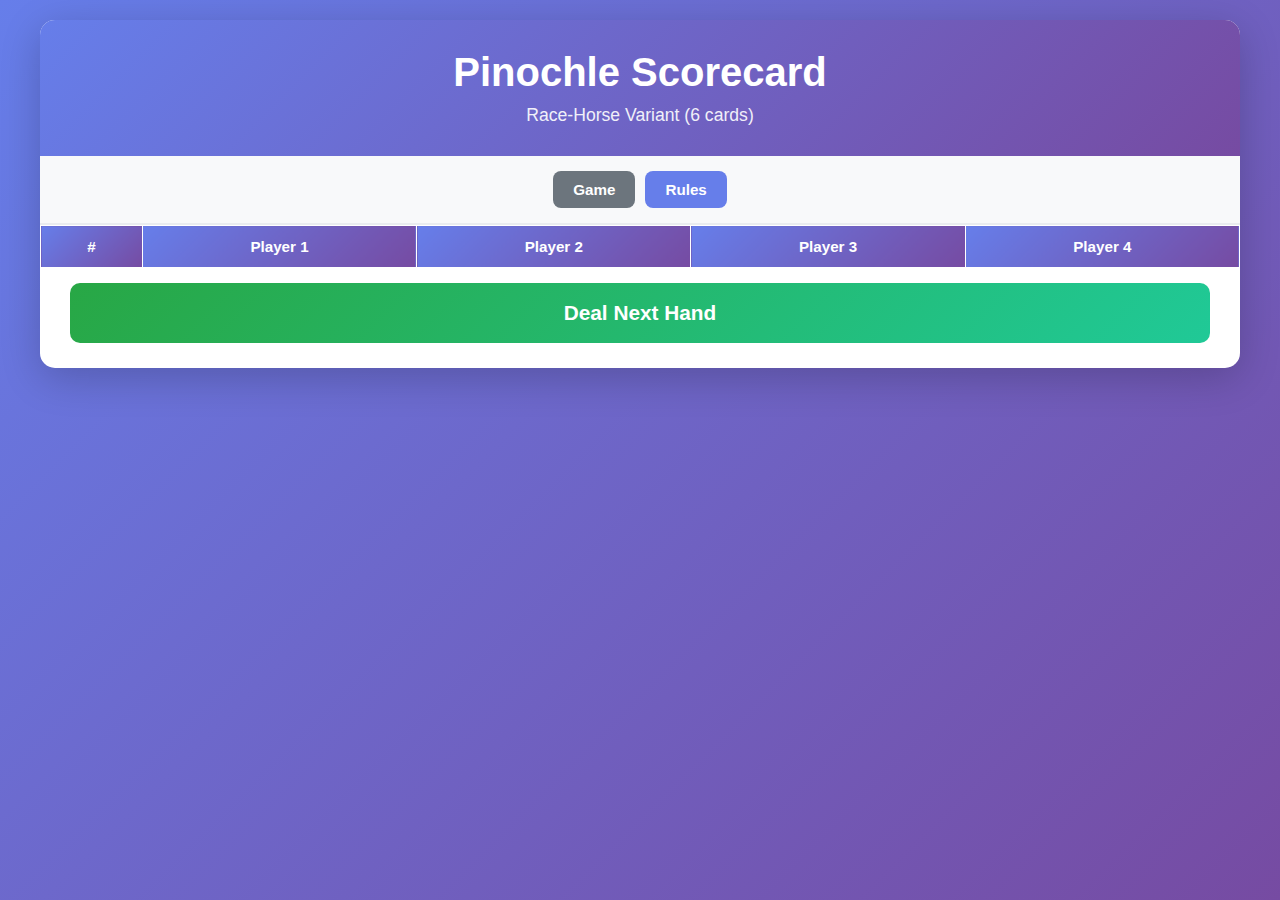
<file: scorecards/pinochle-racehorse.html>
<!DOCTYPE html>
<html lang="en">
<head>
    <meta charset="UTF-8">
    <meta name="viewport" content="width=device-width, initial-scale=1.0">
    <title>Pinochle Scorecard</title>
    <style>
        * {
            margin: 0;
            padding: 0;
            box-sizing: border-box;
        }

        body {
            font-family: 'Segoe UI', Tahoma, Geneva, Verdana, sans-serif;
            background: linear-gradient(135deg, #667eea 0%, #764ba2 100%);
            min-height: 100vh;
            padding: 20px;
        }

        .container {
            max-width: 1200px;
            margin: 0 auto;
            background: white;
            border-radius: 15px;
            box-shadow: 0 10px 40px rgba(0,0,0,0.2);
        }

        .header {
            background: linear-gradient(135deg, #667eea 0%, #764ba2 100%);
            color: white;
            padding: 30px;
            text-align: center;
            border-radius: 15px 15px 0 0;
        }

        .header h1 {
            font-size: 2.5em;
            margin-bottom: 10px;
        }

        .header p {
            opacity: 0.9;
            font-size: 1.1em;
        }

        /* Controls bar - simplified to just buttons */
        .controls {
            padding: 15px 30px;
            background: #f8f9fa;
            border-bottom: 2px solid #e9ecef;
            display: flex;
            gap: 10px;
            align-items: center;
            justify-content: center;
        }

        .btn {
            border: none;
            padding: 10px 20px;
            border-radius: 8px;
            font-size: 0.95em;
            cursor: pointer;
            transition: all 0.3s;
            font-weight: bold;
        }

        .btn:hover {
            transform: translateY(-2px);
        }

        .btn-game {
            background: #6c757d;
            color: white;
        }

        .btn-game:hover {
            box-shadow: 0 4px 12px rgba(108, 117, 125, 0.4);
        }

        .btn-add {
            background: #28a745;
            color: white;
        }

        .btn-add:hover {
            box-shadow: 0 4px 12px rgba(40, 167, 69, 0.4);
        }

        .btn-rules {
            background: #667eea;
            color: white;
        }

        .btn-rules:hover {
            box-shadow: 0 4px 12px rgba(102, 126, 234, 0.4);
        }

        .reset-btn {
            background: #dc3545;
            color: white;
        }

        .reset-btn:hover {
            background: #c82333;
            box-shadow: 0 4px 12px rgba(220, 53, 69, 0.4);
        }

        /* Score table */
        .table-wrap {
            padding: 0;
            overflow-x: auto;
        }

        .score-table {
            width: 100%;
            border-collapse: collapse;
            font-size: 0.95em;
        }

        .score-table thead th {
            position: sticky;
            top: 0;
            z-index: 10;
            background: linear-gradient(135deg, #667eea 0%, #764ba2 100%);
            color: white;
            padding: 12px 10px;
            text-align: center;
            font-weight: bold;
            white-space: nowrap;
            border: 1px solid rgba(255,255,255,0.2);
        }

        .score-table tbody td {
            padding: 8px 10px;
            border: 1px solid #e9ecef;
            text-align: center;
            vertical-align: middle;
        }

        .score-table tbody tr:nth-child(even) {
            background: #fafbfc;
        }

        .score-table .hand-col {
            font-weight: bold;
            white-space: nowrap;
            background: #f8f9fa;
            width: 24px;
            min-width: 24px;
            cursor: pointer;
        }

        .hand-col:hover {
            background: #e9ecef;
        }

        /* Bid badge pill */
        .bid-badge {
            display: inline-block;
            font-size: 0.75em;
            padding: 1px 6px;
            border-radius: 8px;
            cursor: pointer;
            line-height: 1.4;
            white-space: nowrap;
            margin-bottom: 2px;
        }

        .bid-badge:hover {
            opacity: 0.8;
        }

        .bid-badge-red {
            background: #fce4ec;
            color: #c62828;
        }

        .bid-badge-black {
            background: #eceff1;
            color: #333;
        }

        .bid-badge-none {
            background: #ede7f6;
            color: #4a148c;
        }

        /* Cell content in finalized rows */
        .cell-mt {
            color: #666;
            font-size: 0.9em;
        }

        .cell-mt.struck {
            text-decoration: line-through;
            color: #bbb;
        }

        .cell-sep {
            color: #ccc;
            margin: 0 3px;
        }

        .cell-hs {
            font-weight: 600;
        }

        .cell-hs.set-text {
            color: #dc3545;
        }

        .cell-ts {
            font-weight: bold;
            color: #333;
        }

        .suit-red { color: #dc3545; }
        .suit-black { color: #333; }
        .suit-on-dark { color: #ddd; }

        /* Current hand row */
        .current-hand-row {
            background: #fffde7 !important;
        }

        .current-hand-row td {
            padding: 10px 6px;
        }

        .current-hand-row td.bidder-highlight {
            background: #e3f2fd;
        }

        .cell-inputs {
            display: flex;
            flex-direction: column;
            align-items: center;
            gap: 4px;
        }

        .input-row {
            display: flex;
            align-items: center;
            gap: 2px;
            font-size: 0.85em;
        }

        .input-row .input-label {
            width: 14px;
            font-weight: 600;
            color: #888;
            text-align: right;
            font-size: 0.85em;
        }

        /* Bare number input (no +/- buttons) */
        .score-input {
            width: 42px;
            height: 28px;
            text-align: center;
            border: 2px solid #dee2e6;
            border-radius: 4px;
            font-size: 0.95em;
            padding: 0;
            -moz-appearance: textfield;
        }

        .score-input::-webkit-outer-spin-button,
        .score-input::-webkit-inner-spin-button {
            -webkit-appearance: none;
            margin: 0;
        }

        .score-input:focus {
            outline: none;
            border-color: #667eea;
        }

        /* Hand edit icons */
        .hand-icon {
            cursor: pointer;
            font-size: 1.1em;
            user-select: none;
        }

        /* Next Hand button */
        .next-hand-area {
            padding: 15px 30px 25px;
        }

        .next-hand-btn {
            display: block;
            width: 100%;
            padding: 18px;
            background: linear-gradient(135deg, #28a745 0%, #20c997 100%);
            color: white;
            border: none;
            border-radius: 10px;
            font-size: 1.3em;
            font-weight: bold;
            cursor: pointer;
            transition: all 0.3s;
        }

        .next-hand-btn:hover {
            transform: translateY(-2px);
            box-shadow: 0 6px 20px rgba(40, 167, 69, 0.4);
        }

        /* Overlays */
        .overlay {
            position: fixed;
            top: 0;
            left: 0;
            width: 100%;
            height: 100%;
            background: rgba(0,0,0,0.5);
            display: flex;
            justify-content: center;
            align-items: center;
            z-index: 1000;
        }

        .overlay.hidden {
            display: none;
        }

        .dialog {
            background: white;
            border-radius: 15px;
            padding: 30px;
            max-width: 500px;
            width: 90%;
            box-shadow: 0 10px 40px rgba(0,0,0,0.3);
            max-height: 90vh;
            overflow-y: auto;
        }

        .dialog h2 {
            margin-bottom: 20px;
            color: #333;
            text-align: center;
        }

        .dialog-section {
            margin-bottom: 20px;
        }

        .dialog-section label {
            display: block;
            font-weight: bold;
            margin-bottom: 8px;
            color: #555;
        }

        .player-select-grid {
            display: grid;
            grid-template-columns: repeat(2, 1fr);
            gap: 8px;
        }

        .player-select-btn {
            padding: 12px;
            border: 2px solid #dee2e6;
            border-radius: 8px;
            background: white;
            font-size: 1em;
            cursor: pointer;
            transition: all 0.2s;
            text-align: center;
        }

        .player-select-btn:hover {
            border-color: #667eea;
            background: #f0f0ff;
        }

        .player-select-btn.selected {
            border-color: #667eea;
            background: linear-gradient(135deg, #667eea 0%, #764ba2 100%);
            color: white;
        }

        .suit-select-grid {
            display: grid;
            grid-template-columns: repeat(4, 1fr);
            gap: 8px;
        }

        .suit-btn {
            padding: 14px 8px;
            border: 2px solid #dee2e6;
            border-radius: 8px;
            background: white;
            font-size: 1.8em;
            cursor: pointer;
            transition: all 0.2s;
            text-align: center;
        }

        .suit-btn:hover {
            border-color: #667eea;
            background: #f8f9fa;
        }

        .suit-btn.selected {
            border-color: #667eea;
            background: #e7f3ff;
            box-shadow: 0 0 0 2px #667eea;
        }

        .bid-input {
            width: 100%;
            padding: 12px;
            border: 2px solid #dee2e6;
            border-radius: 8px;
            font-size: 1.2em;
            text-align: center;
        }

        .bid-input:focus {
            outline: none;
            border-color: #667eea;
        }

        .dialog-actions {
            display: flex;
            gap: 10px;
            justify-content: flex-end;
        }

        .btn-ok {
            background: linear-gradient(135deg, #667eea 0%, #764ba2 100%);
            color: white;
            padding: 12px 30px;
            font-size: 1.1em;
        }

        .btn-ok:disabled {
            opacity: 0.5;
            cursor: not-allowed;
            transform: none;
        }

        .btn-cancel {
            background: #e9ecef;
            color: #555;
            padding: 12px 20px;
        }

        /* Game dialog - player list */
        .game-player-row {
            display: flex;
            align-items: center;
            gap: 6px;
            margin-bottom: 8px;
        }

        .game-player-row input {
            flex: 1;
            padding: 8px 10px;
            border: 2px solid #dee2e6;
            border-radius: 8px;
            font-size: 1em;
        }

        .game-player-row input:focus {
            outline: none;
            border-color: #667eea;
        }

        .game-player-btn {
            background: #e9ecef;
            border: none;
            padding: 6px 8px;
            border-radius: 6px;
            cursor: pointer;
            font-size: 1em;
            color: #555;
            line-height: 1;
        }

        .game-player-btn:hover {
            background: #dee2e6;
        }

        .game-player-btn.remove-btn {
            color: #dc3545;
        }

        .game-player-btn.remove-btn:hover {
            background: #f8d7da;
        }

        .game-dialog-actions {
            display: flex;
            flex-direction: column;
            gap: 8px;
            margin-top: 20px;
        }

        .game-dialog-actions .btn {
            width: 100%;
            text-align: center;
        }

        /* Rules overlay */
        .rules-overlay {
            position: fixed;
            top: 0;
            left: 0;
            width: 100%;
            height: 100%;
            background: rgba(0,0,0,0.5);
            display: flex;
            justify-content: center;
            align-items: flex-start;
            z-index: 1000;
            padding: 20px;
            overflow-y: auto;
        }

        .rules-overlay.hidden {
            display: none;
        }

        .rules-content {
            background: white;
            border-radius: 15px;
            padding: 30px;
            max-width: 600px;
            width: 100%;
            box-shadow: 0 10px 40px rgba(0,0,0,0.3);
            margin: 20px 0;
        }

        .rules-header {
            display: flex;
            align-items: center;
            justify-content: center;
            position: relative;
            margin-bottom: 20px;
        }

        .rules-header h2 {
            margin: 0;
            color: #333;
        }

        .rules-header-btns {
            position: absolute;
            right: 0;
            display: flex;
            gap: 8px;
            align-items: center;
        }

        .rules-close {
            background: none;
            border: none;
            font-size: 1.5em;
            cursor: pointer;
            color: #999;
            padding: 0 5px;
        }

        .rules-close:hover {
            color: #333;
        }

        .rules-print-btn {
            background: none;
            border: none;
            font-size: 1.2em;
            cursor: pointer;
            color: #999;
            padding: 0 5px;
        }

        .rules-print-btn:hover {
            color: #333;
        }

        .rules-section {
            margin-bottom: 20px;
        }

        .rules-section h3 {
            color: #667eea;
            margin-bottom: 8px;
            font-size: 1.1em;
        }

        .rules-table {
            width: 100%;
            border-collapse: collapse;
        }

        .rules-table td {
            padding: 6px 10px;
            border-bottom: 1px solid #e9ecef;
        }

        .rules-table td:last-child {
            text-align: right;
            font-weight: bold;
            color: #667eea;
        }

        .rules-note {
            background: #fff8e1;
            padding: 12px;
            border-radius: 8px;
            border: 1px solid #ffd54f;
            font-size: 0.9em;
            color: #666;
            line-height: 1.5;
        }

        /* Game end overlay */
        .game-end-overlay {
            position: fixed;
            top: 0;
            left: 0;
            width: 100%;
            height: 100%;
            background: rgba(0,0,0,0.6);
            display: flex;
            justify-content: center;
            align-items: flex-start;
            z-index: 1000;
            padding: 20px;
            overflow-y: auto;
        }

        .game-end-overlay.hidden {
            display: none;
        }

        .game-end-content {
            background: white;
            border-radius: 15px;
            padding: 30px;
            max-width: 700px;
            width: 100%;
            box-shadow: 0 10px 40px rgba(0,0,0,0.3);
            margin: 20px 0;
        }

        .game-end-content h2 {
            text-align: center;
            font-size: 2em;
            margin-bottom: 5px;
            color: #333;
        }

        .winner-name {
            text-align: center;
            font-size: 1.5em;
            color: #667eea;
            font-weight: bold;
            margin-bottom: 20px;
        }

        .final-grid {
            width: 100%;
            border-collapse: collapse;
            margin-bottom: 20px;
            font-size: 0.95em;
        }

        .final-grid th,
        .final-grid td {
            padding: 8px 10px;
            border: 1px solid #e9ecef;
            text-align: center;
        }

        .final-grid th {
            background: #f8f9fa;
            font-weight: bold;
        }

        .final-grid .set-score {
            color: #dc3545;
        }

        .final-grid .total-row {
            background: linear-gradient(135deg, #667eea 0%, #764ba2 100%);
            color: white;
            font-weight: bold;
        }

        .btn-new-game {
            display: block;
            width: 100%;
            padding: 14px;
            background: linear-gradient(135deg, #28a745 0%, #20c997 100%);
            color: white;
            border: none;
            border-radius: 10px;
            font-size: 1.2em;
            font-weight: bold;
            cursor: pointer;
        }

        .btn-new-game:hover {
            box-shadow: 0 4px 12px rgba(40, 167, 69, 0.4);
        }

        /* Mobile */
        @media (max-width: 768px) {
            body { padding: 8px; }
            .container { border-radius: 10px; }
            .header { padding: 15px; border-radius: 10px 10px 0 0; }
            .header h1 { font-size: 1.5em; }
            .header p { font-size: 0.9em; }
            .score-table { font-size: 0.85em; }
            .score-table thead th { padding: 8px 4px; }
            .score-table tbody td { padding: 6px 4px; }
            .controls { padding: 10px 15px; }
            .dialog { padding: 20px; width: 95%; }
            .player-select-grid { grid-template-columns: 1fr 1fr; }
            .rules-print-btn { display: none; }
        }

        /* Print: show only rules content */
        @media print {
            body {
                background: white;
                padding: 0;
            }
            .container,
            .overlay,
            .game-end-overlay,
            #bidOverlay,
            #gameOverlay {
                display: none !important;
            }
            .rules-overlay {
                position: static;
                background: none;
                padding: 0;
                overflow: visible;
                display: block !important;
            }
            .rules-content {
                box-shadow: none;
                border-radius: 0;
                max-width: 100%;
                margin: 0;
                padding: 20px;
            }
            .rules-header-btns {
                display: none;
            }
            .rules-section {
                break-inside: avoid;
            }
            .rules-section h3 {
                color: #333;
            }
            .rules-table td:last-child {
                color: #333;
            }
            .rules-note {
                border-color: #ccc;
                background: #f9f9f9;
            }
        }
    </style>
</head>
<body>
    <div class="container">
        <div class="header">
            <h1>Pinochle Scorecard</h1>
            <p>Race-Horse Variant (6 cards)</p>
        </div>

        <div class="controls" id="controlsBar"></div>

        <div class="table-wrap">
            <table class="score-table" id="scoreTable">
                <thead id="scoreHead"></thead>
                <tbody id="scoreBody"></tbody>
            </table>
        </div>

        <div id="nextHandArea"></div>
    </div>

    <!-- Bid dialog -->
    <div class="overlay hidden" id="bidOverlay" onclick="onBidOverlayClick(event)">
        <div class="dialog" id="bidDialog">
            <h2 id="bidDialogTitle">New Hand</h2>

            <div class="dialog-section">
                <label>Bidder</label>
                <div class="player-select-grid" id="bidPlayerGrid"></div>
            </div>

            <div class="dialog-section">
                <label>Bid Amount</label>
                <input type="number" class="bid-input" id="bidAmountInput" inputmode="numeric" min="4" placeholder="4" oninput="validateBidDialog()">
            </div>

            <div class="dialog-section">
                <label>Trump Suit (optional)</label>
                <div class="suit-select-grid">
                    <button class="suit-btn" onclick="selectTrumpSuit('hearts')" id="suitBtn-hearts"><span style="color:#dc3545">&#9829;</span></button>
                    <button class="suit-btn" onclick="selectTrumpSuit('diamonds')" id="suitBtn-diamonds"><span style="color:#dc3545">&#9830;</span></button>
                    <button class="suit-btn" onclick="selectTrumpSuit('clubs')" id="suitBtn-clubs"><span style="color:#333">&#9827;</span></button>
                    <button class="suit-btn" onclick="selectTrumpSuit('spades')" id="suitBtn-spades"><span style="color:#333">&#9824;</span></button>
                </div>
            </div>

            <div class="dialog-actions">
                <button class="btn btn-cancel" onclick="closeBidDialog()">Cancel</button>
                <button class="btn btn-ok" id="bidOkBtn" disabled onclick="acceptBid()">Ok</button>
            </div>
        </div>
    </div>

    <!-- Rules overlay -->
    <div class="rules-overlay hidden" id="rulesOverlay" onclick="onRulesOverlayClick(event)">
        <div class="rules-content">
            <div class="rules-header">
                <h2>Pinochle Rules</h2>
                <div class="rules-header-btns">
                    <button class="rules-print-btn" onclick="window.print()" title="Print rules">&#x1F5A8;&#xFE0F;</button>
                    <button class="rules-close" onclick="closeRulesOverlay()">&times;</button>
                </div>
            </div>

            <div class="rules-section">
                <h3>Sequences / Runs</h3>
                <table class="rules-table">
                    <tr><td>Run (A-10-K-Q-J of trump)</td><td>15</td></tr>
                    <tr><td>Marriage in trump (K-Q)</td><td>4</td></tr>
                    <tr><td>Marriage off-suit (K-Q)</td><td>2</td></tr>
                </table>
            </div>

            <div class="rules-section">
                <h3>Groups (one in each suit: <span class="suit-red">&#9829; &#9830;</span> <span class="suit-black">&#9827; &#9824;</span>)</h3>
                <table class="rules-table">
                    <tr><td>(A)ces &nbsp;<span class="suit-red">&#9829;</span><span class="suit-red">&#9830;</span><span class="suit-black">&#9827;</span><span class="suit-black">&#9824;</span></td><td>10</td></tr>
                    <tr><td>(K)ings &nbsp;<span class="suit-red">&#9829;</span><span class="suit-red">&#9830;</span><span class="suit-black">&#9827;</span><span class="suit-black">&#9824;</span></td><td>8</td></tr>
                    <tr><td>(Q)ueens &nbsp;<span class="suit-red">&#9829;</span><span class="suit-red">&#9830;</span><span class="suit-black">&#9827;</span><span class="suit-black">&#9824;</span></td><td>6</td></tr>
                    <tr><td>(J)acks &nbsp;<span class="suit-red">&#9829;</span><span class="suit-red">&#9830;</span><span class="suit-black">&#9827;</span><span class="suit-black">&#9824;</span></td><td>4</td></tr>
                </table>
            </div>

            <div class="rules-section">
                <h3>Special</h3>
                <table class="rules-table">
                    <tr><td>9 of trump</td><td>1</td></tr>
                    <tr>
                        <td>Pinochle (<span class="suit-red">J&#9830;</span> + <span class="suit-black">Q&#9824;</span>)</td>
                        <td>4</td>
                    </tr>
                </table>
            </div>

            <div class="rules-section">
                <h3>Trick Point Values</h3>
                <table class="rules-table">
                    <tr><td>Ace, 10, King, Queen, Jack</td><td>1 pt each</td></tr>
                </table>
                <p style="margin-top:6px; font-size:0.85em; color:#888;">No last-trick bonus in race-horse.</p>
            </div>

            <div class="rules-section">
                <h3>Race-Horse Rules</h3>
                <div class="rules-note">
                    <strong>6 cards dealt</strong> to each player. Each player gets one chance to bid. The minimum bid is 4. The highest bidder names trump.<br><br>
                    If the bidder's total (meld + tricks) is less than their bid, they are "set" and lose their bid amount from their score. They do not get to count their tricks.<br><br>
                    Any player who wins 0 tricks has their meld voided (scored as 0).
                </div>
            </div>
        </div>
    </div>

    <!-- Game end overlay -->
    <div class="game-end-overlay hidden" id="gameEndOverlay">
        <div class="game-end-content" id="gameEndContent"></div>
    </div>

    <!-- Game settings overlay -->
    <div class="overlay hidden" id="gameOverlay" onclick="onGameOverlayClick(event)">
        <div class="dialog" id="gameDialog">
            <h2>Game Settings</h2>
            <div id="gamePlayerList"></div>
            <div class="game-dialog-actions">
                <button class="btn btn-add" onclick="addPlayer()">+ Add Player</button>
                <button class="btn reset-btn" onclick="resetScorecard()">Reset Scorecard</button>
                <button class="btn btn-ok" onclick="closeGameDialog()">Done</button>
            </div>
        </div>
    </div>

    <script>
        // ---- State ----
        let state = {
            players: ['Player 1', 'Player 2', 'Player 3', 'Player 4'],
            hands: [],
            gameOver: false,
            winnerIdx: null
        };

        // Non-persisted editing state for hand rows
        // Keys are hand indices, values are 'edit' or 'confirm'
        let editingHands = {};

        let bidDialogHandIdx = null;
        let bidSelectedPlayer = null;
        let bidSelectedSuit = null;

        const SUITS = {
            hearts:   { symbol: '\u2665', cls: 'suit-red' },
            diamonds: { symbol: '\u2666', cls: 'suit-red' },
            clubs:    { symbol: '\u2663', cls: 'suit-black' },
            spades:   { symbol: '\u2660', cls: 'suit-black' }
        };

        const MIN_BID = 4;
        const WIN_SCORE = 50;
        const STORAGE_KEY = 'pinochle-scorecard-state';

        // ---- Persistence ----
        function saveState() {
            try {
                localStorage.setItem(STORAGE_KEY, JSON.stringify(state));
            } catch (e) {}
        }

        function loadState() {
            try {
                const raw = localStorage.getItem(STORAGE_KEY);
                if (raw) {
                    const loaded = JSON.parse(raw);
                    if (loaded && Array.isArray(loaded.players) && Array.isArray(loaded.hands)) {
                        state = loaded;
                        return true;
                    }
                }
            } catch (e) {}
            return false;
        }

        // ---- Initialization ----
        function initializeScorecard() {
            loadState();
            renderControls();
            renderTable();
            renderNextHandButton();
            if (state.gameOver && state.winnerIdx !== null) {
                showGameEndOverlay(state.winnerIdx);
            }
        }

        // ---- Controls Bar (simplified) ----
        function renderControls() {
            var bar = document.getElementById('controlsBar');
            bar.innerHTML = '<button class="btn btn-game" onclick="showGameDialog()">Game</button>'
                + '<button class="btn btn-rules" onclick="openRulesOverlay()">Rules</button>';
        }

        // ---- Game Settings Dialog ----
        function showGameDialog() {
            renderGameDialog();
            document.getElementById('gameOverlay').classList.remove('hidden');
        }

        function closeGameDialog() {
            document.getElementById('gameOverlay').classList.add('hidden');
        }

        function onGameOverlayClick(e) {
            if (e.target === document.getElementById('gameOverlay')) {
                closeGameDialog();
            }
        }

        function renderGameDialog() {
            var list = document.getElementById('gamePlayerList');
            var html = '';
            state.players.forEach(function(name, i) {
                html += '<div class="game-player-row">';
                if (i > 0) {
                    html += '<button class="game-player-btn" onclick="movePlayer(' + i + ', -1)" title="Move left">&larr;</button>';
                } else {
                    html += '<button class="game-player-btn" style="visibility:hidden">&larr;</button>';
                }
                html += '<input type="text" value="' + escAttr(name) + '" placeholder="Player ' + (i + 1) + '" oninput="updatePlayerName(' + i + ', this.value)">';
                if (i < state.players.length - 1) {
                    html += '<button class="game-player-btn" onclick="movePlayer(' + i + ', 1)" title="Move right">&rarr;</button>';
                } else {
                    html += '<button class="game-player-btn" style="visibility:hidden">&rarr;</button>';
                }
                if (state.players.length > 2) {
                    html += '<button class="game-player-btn remove-btn" onclick="removePlayer(' + i + ')" title="Remove player">&times;</button>';
                }
                html += '</div>';
            });
            list.innerHTML = html;
        }

        // ---- Player Management ----
        function updatePlayerName(idx, name) {
            state.players[idx] = name;
            saveState();
            renderTable();
        }

        function addPlayer() {
            state.players.push('Player ' + (state.players.length + 1));
            state.hands.forEach(function(h) {
                h.meld.push(null);
                h.tricks.push(null);
                h.scores.push(null);
            });
            saveState();
            renderGameDialog();
            renderTable();
        }

        function removePlayer(idx) {
            if (state.players.length <= 2) return;
            state.players.splice(idx, 1);
            state.hands.forEach(function(h) {
                h.meld.splice(idx, 1);
                h.tricks.splice(idx, 1);
                h.scores.splice(idx, 1);
                if (h.bidderIdx === idx) {
                    h.bidderIdx = 0;
                } else if (h.bidderIdx > idx) {
                    h.bidderIdx--;
                }
            });
            // Recalculate finalized hands
            state.hands.forEach(function(h, hIdx) {
                if (h.finalized) recalcHand(hIdx);
            });
            saveState();
            renderGameDialog();
            renderTable();
            renderNextHandButton();
        }

        function movePlayer(idx, direction) {
            var newIdx = idx + direction;
            if (newIdx < 0 || newIdx >= state.players.length) return;
            swap(state.players, idx, newIdx);
            state.hands.forEach(function(h) {
                swap(h.meld, idx, newIdx);
                swap(h.tricks, idx, newIdx);
                swap(h.scores, idx, newIdx);
                if (h.bidderIdx === idx) h.bidderIdx = newIdx;
                else if (h.bidderIdx === newIdx) h.bidderIdx = idx;
            });
            saveState();
            renderGameDialog();
            renderTable();
        }

        function swap(arr, a, b) {
            var tmp = arr[a];
            arr[a] = arr[b];
            arr[b] = tmp;
        }

        // ---- Scoring Logic ----
        function calculatePlayerScore(handIdx, playerIdx) {
            var hand = state.hands[handIdx];
            var meld = hand.meld[playerIdx] || 0;
            var tricks = hand.tricks[playerIdx] || 0;
            var isBidder = playerIdx === hand.bidderIdx;

            // Effective meld: voided if 0 tricks
            var effectiveMeld = (hand.tricks[playerIdx] !== null && tricks === 0) ? 0 : meld;
            var total = effectiveMeld + tricks;

            // Bidder set: total < bid
            if (isBidder && total < hand.bid) {
                return -(hand.bid);
            }

            return total;
        }

        function recalcHand(handIdx) {
            var hand = state.hands[handIdx];
            for (var p = 0; p < state.players.length; p++) {
                hand.scores[p] = calculatePlayerScore(handIdx, p);
            }
        }

        function finalizeHand(handIdx) {
            var hand = state.hands[handIdx];
            recalcHand(handIdx);
            hand.finalized = true;
            saveState();
            renderTable();
            renderNextHandButton();
            checkGameEnd();
        }

        function getPlayerRunningTotal(upToHandIdx) {
            var totals = new Array(state.players.length).fill(0);
            for (var h = 0; h <= upToHandIdx; h++) {
                var hand = state.hands[h];
                if (hand.finalized) {
                    for (var p = 0; p < state.players.length; p++) {
                        totals[p] += (hand.scores[p] || 0);
                    }
                }
            }
            return totals;
        }

        // ---- Hand Editing State Machine ----
        function toggleHandEdit(hIdx) {
            var hand = state.hands[hIdx];
            if (!hand || !hand.finalized) return;

            if (!editingHands[hIdx]) {
                // Default -> edit mode
                editingHands[hIdx] = 'edit';
            } else if (editingHands[hIdx] === 'edit') {
                // Edit -> confirm mode
                editingHands[hIdx] = 'confirm';
            } else if (editingHands[hIdx] === 'confirm') {
                // Confirm -> finalize and clear
                recalcHand(hIdx);
                saveState();
                delete editingHands[hIdx];
                // Check if scores changed enough to affect game end
                checkGameEnd();
            }
            renderTable();
            renderNextHandButton();
        }

        function deleteCurrentHand() {
            if (state.hands.length === 0) return;
            var lastHand = state.hands[state.hands.length - 1];
            if (lastHand.finalized) return; // safety: only delete unfinalized
            state.hands.pop();
            if (state.hands.length > 0) {
                state.hands[state.hands.length - 1].finalized = false;
            }
            saveState();
            renderTable();
            renderNextHandButton();
        }

        // ---- Table Rendering ----
        function renderTable() {
            var numPlayers = state.players.length;

            // Thead - no Bid column, use # for hand
            var headHtml = '<tr><th>#</th>';
            for (var p = 0; p < numPlayers; p++) {
                headHtml += '<th>' + escHtml(state.players[p] || 'Player ' + (p + 1)) + '</th>';
            }
            headHtml += '</tr>';
            document.getElementById('scoreHead').innerHTML = headHtml;

            // Tbody
            var bodyHtml = '';
            state.hands.forEach(function(hand, hIdx) {
                if (hand.finalized && !editingHands[hIdx]) {
                    bodyHtml += buildFinalizedRow(hIdx, hand);
                } else {
                    bodyHtml += buildCurrentRow(hIdx, hand);
                }
            });
            document.getElementById('scoreBody').innerHTML = bodyHtml;
        }

        function buildFinalizedRow(hIdx, hand) {
            var numPlayers = state.players.length;
            var runningTotals = getPlayerRunningTotal(hIdx);
            var html = '<tr>';

            // Hand number - clickable to enter edit mode
            html += '<td class="hand-col" onclick="toggleHandEdit(' + hIdx + ')">' + (hIdx + 1) + '</td>';

            // Player cells
            for (var p = 0; p < numPlayers; p++) {
                var meld = hand.meld[p] !== null ? hand.meld[p] : 0;
                var tricks = hand.tricks[p] !== null ? hand.tricks[p] : 0;
                var score = hand.scores[p] || 0;
                var total = runningTotals[p];
                var isBidder = p === hand.bidderIdx;
                var noTricks = hand.tricks[p] !== null && tricks === 0;

                var effectiveMeld = noTricks ? 0 : meld;
                var isSet = isBidder && (effectiveMeld + tricks) < hand.bid;

                var mtClass = noTricks ? 'cell-mt struck' : 'cell-mt';
                var hsClass = isSet ? 'cell-hs set-text' : 'cell-hs';

                html += '<td>';
                // Bid badge in bidder's cell
                if (isBidder) {
                    html += buildBidLabel(hIdx, hand) + '<br>';
                }
                // Stacked: line 1 = meld|tricks, line 2 = handScore / total
                html += '<div class="' + mtClass + '">' + meld + '|' + tricks + '</div>';
                html += '<div><span class="' + hsClass + '">' + score + '</span>';
                html += '<span class="cell-sep">/</span>';
                html += '<span class="cell-ts">' + total.toLocaleString() + '</span></div>';
                html += '</td>';
            }

            html += '</tr>';
            return html;
        }

        function buildCurrentRow(hIdx, hand) {
            var numPlayers = state.players.length;
            var isEditing = hand.finalized && editingHands[hIdx];
            var html = '<tr class="current-hand-row">';

            // Hand column with state-dependent icon
            if (isEditing) {
                var icon = editingHands[hIdx] === 'edit' ? '&#9999;' : '&#10004;';
                html += '<td class="hand-col" onclick="toggleHandEdit(' + hIdx + ')"><span class="hand-icon">' + icon + '</span></td>';
            } else {
                // Current unfinalized hand - show trash icon
                html += '<td class="hand-col" onclick="deleteCurrentHand()"><span class="hand-icon">&#128465;</span></td>';
            }

            for (var p = 0; p < numPlayers; p++) {
                var isBidder = p === hand.bidderIdx;
                var tdClass = isBidder ? ' class="bidder-highlight"' : '';
                html += '<td' + tdClass + '>';
                html += '<div class="cell-inputs">';

                // Bid badge in bidder's cell
                if (isBidder) {
                    html += buildBidLabel(hIdx, hand);
                }

                // Meld input
                html += '<div class="input-row">';
                html += '<span class="input-label">M</span>';
                html += buildNumInput(hIdx, 'meld', p, hand.meld[p]);
                html += '</div>';

                // Tricks input
                html += '<div class="input-row">';
                html += '<span class="input-label">T</span>';
                html += buildNumInput(hIdx, 'tricks', p, hand.tricks[p]);
                html += '</div>';

                html += '</div>';
                html += '</td>';
            }

            html += '</tr>';
            return html;
        }

        function buildBidLabel(hIdx, hand) {
            var suitHtml = '';
            var badgeClass = 'bid-badge bid-badge-none';
            if (hand.suit && SUITS[hand.suit]) {
                suitHtml = SUITS[hand.suit].symbol + ' ';
                badgeClass = 'bid-badge ' + (SUITS[hand.suit].cls === 'suit-red' ? 'bid-badge-red' : 'bid-badge-black');
            }
            return '<span class="' + badgeClass + '" onclick="event.stopPropagation();showBidDialog(' + hIdx + ')" title="Edit bid">'
                + suitHtml + hand.bid + '</span>';
        }

        function buildNumInput(handIdx, field, playerIdx, value) {
            var id = 'input-' + handIdx + '-' + field + '-' + playerIdx;
            var displayVal = (value !== null && value !== undefined) ? value : '';
            return '<input type="number" class="score-input" id="' + id + '" inputmode="numeric" min="0" placeholder="0" value="' + displayVal + '"'
                + ' oninput="onScoreInput(' + handIdx + ',\'' + field + '\',' + playerIdx + ',this)">';
        }

        // ---- Score Input Handling ----
        function onScoreInput(handIdx, field, playerIdx, inputEl) {
            var hand = state.hands[handIdx];
            var val = inputEl.value.trim();

            if (val === '') {
                hand[field][playerIdx] = null;
            } else {
                var n = parseInt(val);
                if (isNaN(n) || n < 0) n = 0;
                hand[field][playerIdx] = n;
                if (parseInt(val) < 0) inputEl.value = 0;
            }

            saveState();

            // Auto-finalize when all tricks are filled (only for non-finalized hands)
            var allTricksFilled = hand.tricks.every(function(t) { return t !== null; });
            if (allTricksFilled && !hand.finalized) {
                finalizeHand(handIdx);
            }
        }

        // ---- Next Hand Button ----
        function renderNextHandButton() {
            var area = document.getElementById('nextHandArea');
            var canAdd = !state.gameOver && (state.hands.length === 0 || state.hands[state.hands.length - 1].finalized);
            if (canAdd) {
                area.innerHTML = '<div class="next-hand-area"><button class="next-hand-btn" onclick="showBidDialog(null)">Deal Next Hand</button></div>';
            } else {
                area.innerHTML = '';
            }
        }

        // ---- Bid Dialog ----
        function showBidDialog(handIdx) {
            bidDialogHandIdx = handIdx;
            var isEdit = handIdx !== null && handIdx < state.hands.length;
            document.getElementById('bidDialogTitle').textContent = isEdit
                ? 'Edit Bid - Hand ' + (handIdx + 1)
                : 'New Hand - Hand ' + (state.hands.length + 1);

            var grid = document.getElementById('bidPlayerGrid');
            var html = '';
            state.players.forEach(function(name, i) {
                html += '<button class="player-select-btn" id="bidPlayer-' + i + '" onclick="selectBidPlayer(' + i + ')">' + escHtml(name || 'Player ' + (i + 1)) + '</button>';
            });
            grid.innerHTML = html;

            if (isEdit) {
                var h = state.hands[handIdx];
                bidSelectedPlayer = h.bidderIdx;
                bidSelectedSuit = h.suit;
                document.getElementById('bidAmountInput').value = h.bid;
            } else {
                bidSelectedPlayer = null;
                bidSelectedSuit = null;
                document.getElementById('bidAmountInput').value = MIN_BID;
            }

            updateBidPlayerHighlight();
            updateSuitHighlight();
            validateBidDialog();
            document.getElementById('bidOverlay').classList.remove('hidden');
        }

        function closeBidDialog() {
            document.getElementById('bidOverlay').classList.add('hidden');
        }

        function onBidOverlayClick(e) {
            if (e.target === document.getElementById('bidOverlay')) {
                closeBidDialog();
            }
        }

        function selectBidPlayer(idx) {
            bidSelectedPlayer = idx;
            updateBidPlayerHighlight();
            validateBidDialog();
        }

        function updateBidPlayerHighlight() {
            state.players.forEach(function(_, i) {
                var btn = document.getElementById('bidPlayer-' + i);
                if (btn) btn.classList.toggle('selected', i === bidSelectedPlayer);
            });
        }

        function selectTrumpSuit(suit) {
            bidSelectedSuit = (bidSelectedSuit === suit) ? null : suit;
            updateSuitHighlight();
        }

        function updateSuitHighlight() {
            ['hearts', 'diamonds', 'clubs', 'spades'].forEach(function(s) {
                document.getElementById('suitBtn-' + s).classList.toggle('selected', s === bidSelectedSuit);
            });
        }

        function validateBidDialog() {
            var bidVal = parseInt(document.getElementById('bidAmountInput').value);
            var valid = bidSelectedPlayer !== null && !isNaN(bidVal) && bidVal >= MIN_BID;
            document.getElementById('bidOkBtn').disabled = !valid;
        }

        function acceptBid() {
            var bidVal = parseInt(document.getElementById('bidAmountInput').value);
            if (bidSelectedPlayer === null || isNaN(bidVal) || bidVal < MIN_BID) return;

            var isEdit = bidDialogHandIdx !== null && bidDialogHandIdx < state.hands.length;
            if (isEdit) {
                var h = state.hands[bidDialogHandIdx];
                h.bidderIdx = bidSelectedPlayer;
                h.bid = bidVal;
                h.suit = bidSelectedSuit;
                if (h.finalized) {
                    recalcHand(bidDialogHandIdx);
                }
            } else {
                var n = state.players.length;
                state.hands.push({
                    bidderIdx: bidSelectedPlayer,
                    bid: bidVal,
                    suit: bidSelectedSuit,
                    meld: new Array(n).fill(null),
                    tricks: new Array(n).fill(null),
                    scores: new Array(n).fill(null),
                    finalized: false
                });
            }

            saveState();
            closeBidDialog();
            renderTable();
            renderNextHandButton();
        }

        // ---- Game End ----
        function checkGameEnd() {
            var lastHand = state.hands[state.hands.length - 1];
            if (!lastHand || !lastHand.finalized) return;

            var candidates = [];
            var totals = getPlayerRunningTotal(state.hands.length - 1);
            for (var p = 0; p < state.players.length; p++) {
                if (totals[p] >= WIN_SCORE) {
                    candidates.push({ idx: p, total: totals[p] });
                }
            }
            if (candidates.length === 0) return;

            // Bidder wins if they are >= 50
            var bidderIdx = lastHand.bidderIdx;
            if (totals[bidderIdx] >= WIN_SCORE) {
                declareWinner(bidderIdx);
                return;
            }

            candidates.sort(function(a, b) { return b.total - a.total; });
            declareWinner(candidates[0].idx);
        }

        function declareWinner(winnerIdx) {
            state.gameOver = true;
            state.winnerIdx = winnerIdx;
            saveState();
            renderNextHandButton();
            showGameEndOverlay(winnerIdx);
        }

        function showGameEndOverlay(winnerIdx) {
            var content = document.getElementById('gameEndContent');
            var winnerName = escHtml(state.players[winnerIdx] || 'Player ' + (winnerIdx + 1));
            var finalTotals = getPlayerRunningTotal(state.hands.length - 1);

            var html = '<h2>&#127942; Winner!</h2>';
            html += '<div class="winner-name">' + winnerName + '</div>';

            html += '<table class="final-grid"><thead><tr><th>Hand</th>';
            state.players.forEach(function(name) {
                html += '<th>' + escHtml(name || '?') + '</th>';
            });
            html += '</tr></thead><tbody>';

            state.hands.forEach(function(hand, hIdx) {
                html += '<tr><td>Hand ' + (hIdx + 1) + '</td>';
                for (var p = 0; p < state.players.length; p++) {
                    var score = hand.scores[p] !== null ? hand.scores[p] : '-';
                    var isBidder = p === hand.bidderIdx;
                    var meld = hand.meld[p] || 0;
                    var tricks = hand.tricks[p] || 0;
                    var noTricks = hand.tricks[p] !== null && tricks === 0;
                    var effectiveMeld = noTricks ? 0 : meld;
                    var isSet = isBidder && hand.finalized && (effectiveMeld + tricks) < hand.bid;
                    var cls = isSet ? 'set-score' : '';
                    html += '<td class="' + cls + '">' + score + '</td>';
                }
                html += '</tr>';
            });

            html += '<tr class="total-row"><td>Total</td>';
            for (var p = 0; p < state.players.length; p++) {
                html += '<td>' + finalTotals[p].toLocaleString() + '</td>';
            }
            html += '</tr></tbody></table>';

            html += '<button class="btn-new-game" onclick="newGame()">New Game</button>';
            content.innerHTML = html;
            document.getElementById('gameEndOverlay').classList.remove('hidden');
        }

        function newGame() {
            document.getElementById('gameEndOverlay').classList.add('hidden');
            resetScorecard();
        }

        // ---- Rules Overlay ----
        function openRulesOverlay() {
            document.getElementById('rulesOverlay').classList.remove('hidden');
        }

        function closeRulesOverlay() {
            document.getElementById('rulesOverlay').classList.add('hidden');
        }

        function onRulesOverlayClick(e) {
            if (e.target === document.getElementById('rulesOverlay')) {
                closeRulesOverlay();
            }
        }

        // ---- Reset ----
        function resetScorecard() {
            if (!confirm('Reset the scorecard? This clears all hands but keeps player names.')) return;
            state.hands = [];
            state.gameOver = false;
            state.winnerIdx = null;
            editingHands = {};
            saveState();
            document.getElementById('gameEndOverlay').classList.add('hidden');
            renderTable();
            renderNextHandButton();
        }

        // ---- Utilities ----
        function escHtml(str) {
            var div = document.createElement('div');
            div.textContent = str;
            return div.innerHTML;
        }

        function escAttr(str) {
            return str.replace(/&/g, '&amp;').replace(/"/g, '&quot;').replace(/</g, '&lt;').replace(/>/g, '&gt;');
        }

        // ---- Keyboard handler for overlays ----
        document.addEventListener('keydown', function(e) {
            if (e.key === 'Escape') {
                if (!document.getElementById('gameOverlay').classList.contains('hidden')) {
                    closeGameDialog();
                }
                if (!document.getElementById('rulesOverlay').classList.contains('hidden')) {
                    closeRulesOverlay();
                }
                if (!document.getElementById('bidOverlay').classList.contains('hidden')) {
                    closeBidDialog();
                }
                if (!document.getElementById('gameEndOverlay').classList.contains('hidden')) {
                    document.getElementById('gameEndOverlay').classList.add('hidden');
                }
            }
        });

        // ---- Boot ----
        document.addEventListener('DOMContentLoaded', initializeScorecard);
    </script>
</body>
</html>
</file>
<file: shared/common.css>
/* Common styles shared across all scorecards */

* {
    margin: 0;
    padding: 0;
    box-sizing: border-box;
}

body {
    font-family: 'Segoe UI', Tahoma, Geneva, Verdana, sans-serif;
    background: linear-gradient(135deg, #667eea 0%, #764ba2 100%);
    min-height: 100vh;
    padding: 20px;
}

/* Back to home button */
.back-home {
    position: fixed;
    top: 20px;
    left: 20px;
    background: rgba(255, 255, 255, 0.95);
    color: #667eea;
    padding: 10px 20px;
    border-radius: 8px;
    text-decoration: none;
    font-weight: 600;
    box-shadow: 0 4px 15px rgba(0, 0, 0, 0.2);
    transition: all 0.3s ease;
    z-index: 1000;
    display: flex;
    align-items: center;
    gap: 8px;
}

.back-home:hover {
    background: white;
    transform: translateY(-2px);
    box-shadow: 0 6px 20px rgba(0, 0, 0, 0.3);
}

.back-home::before {
    content: '←';
    font-size: 1.2em;
}

/* Responsive back button */
@media (max-width: 768px) {
    .back-home {
        top: 10px;
        left: 10px;
        padding: 8px 15px;
        font-size: 0.9em;
    }
}
</file>
